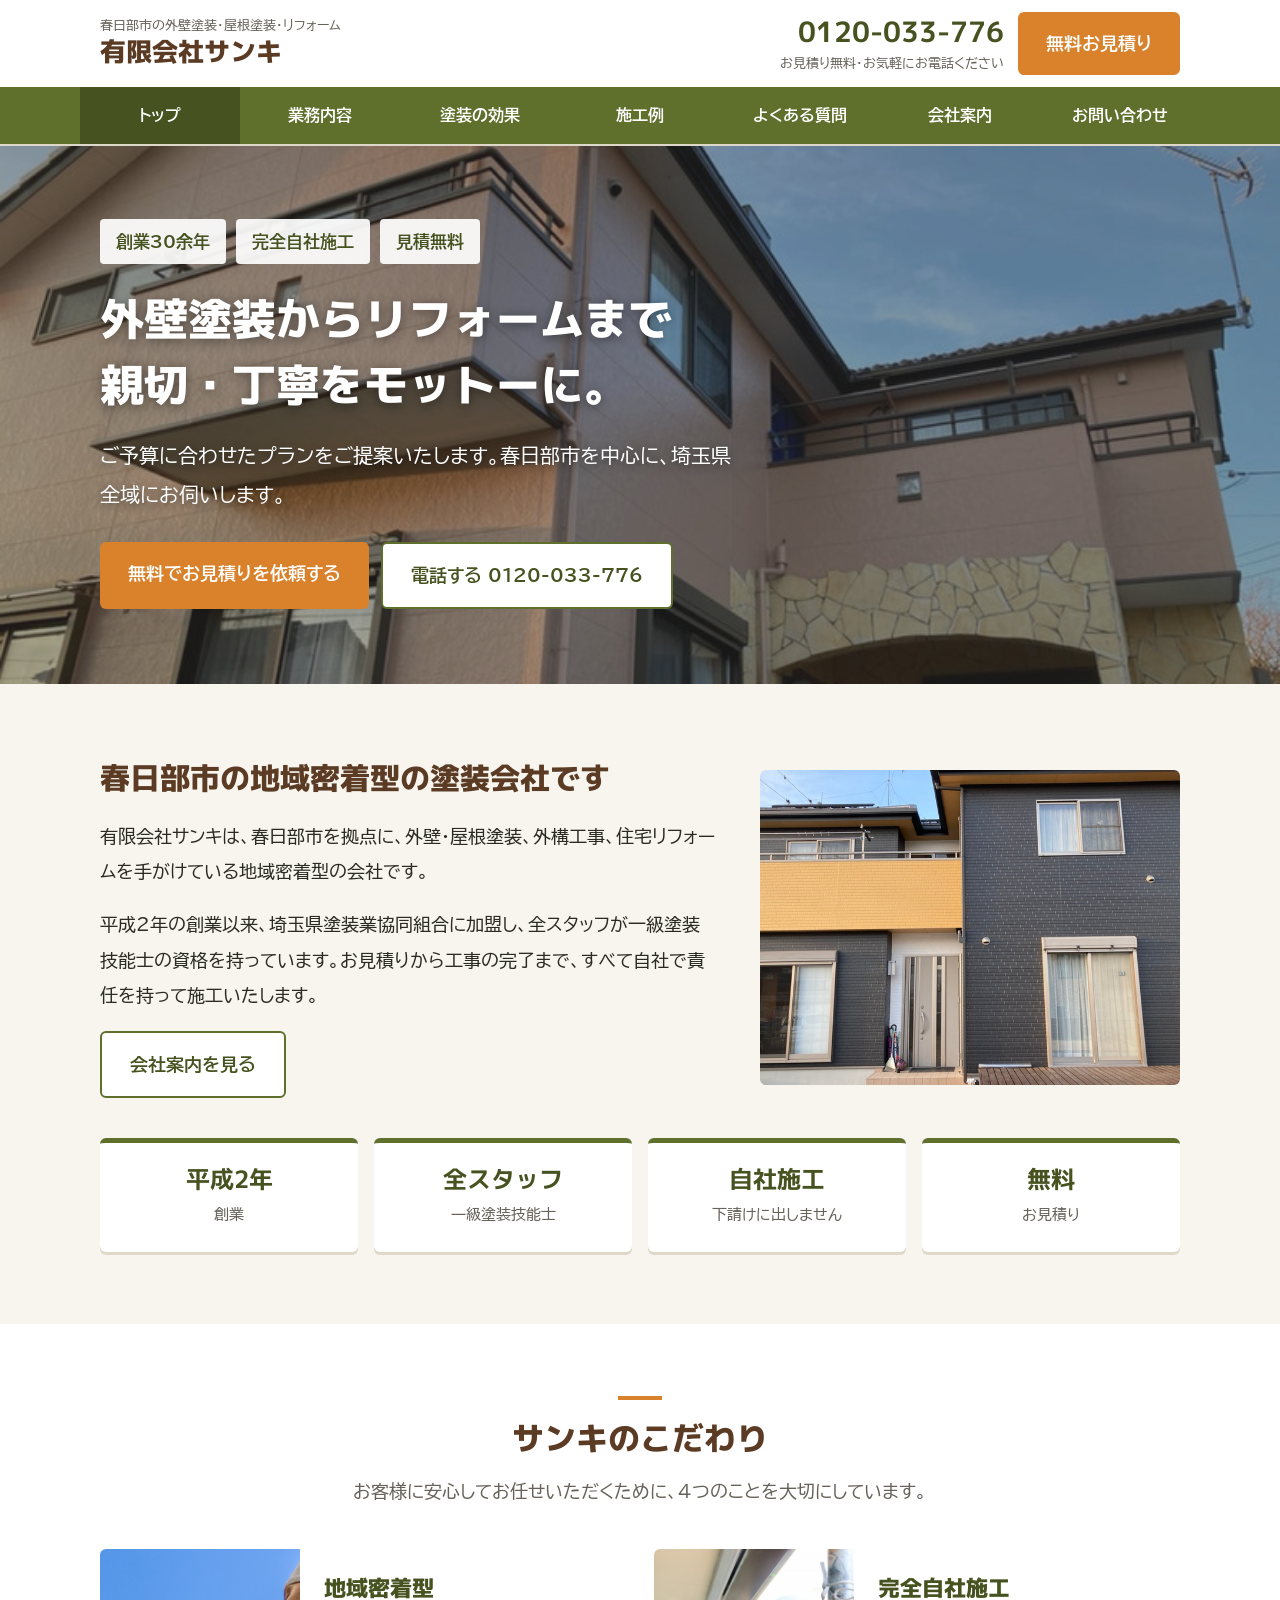
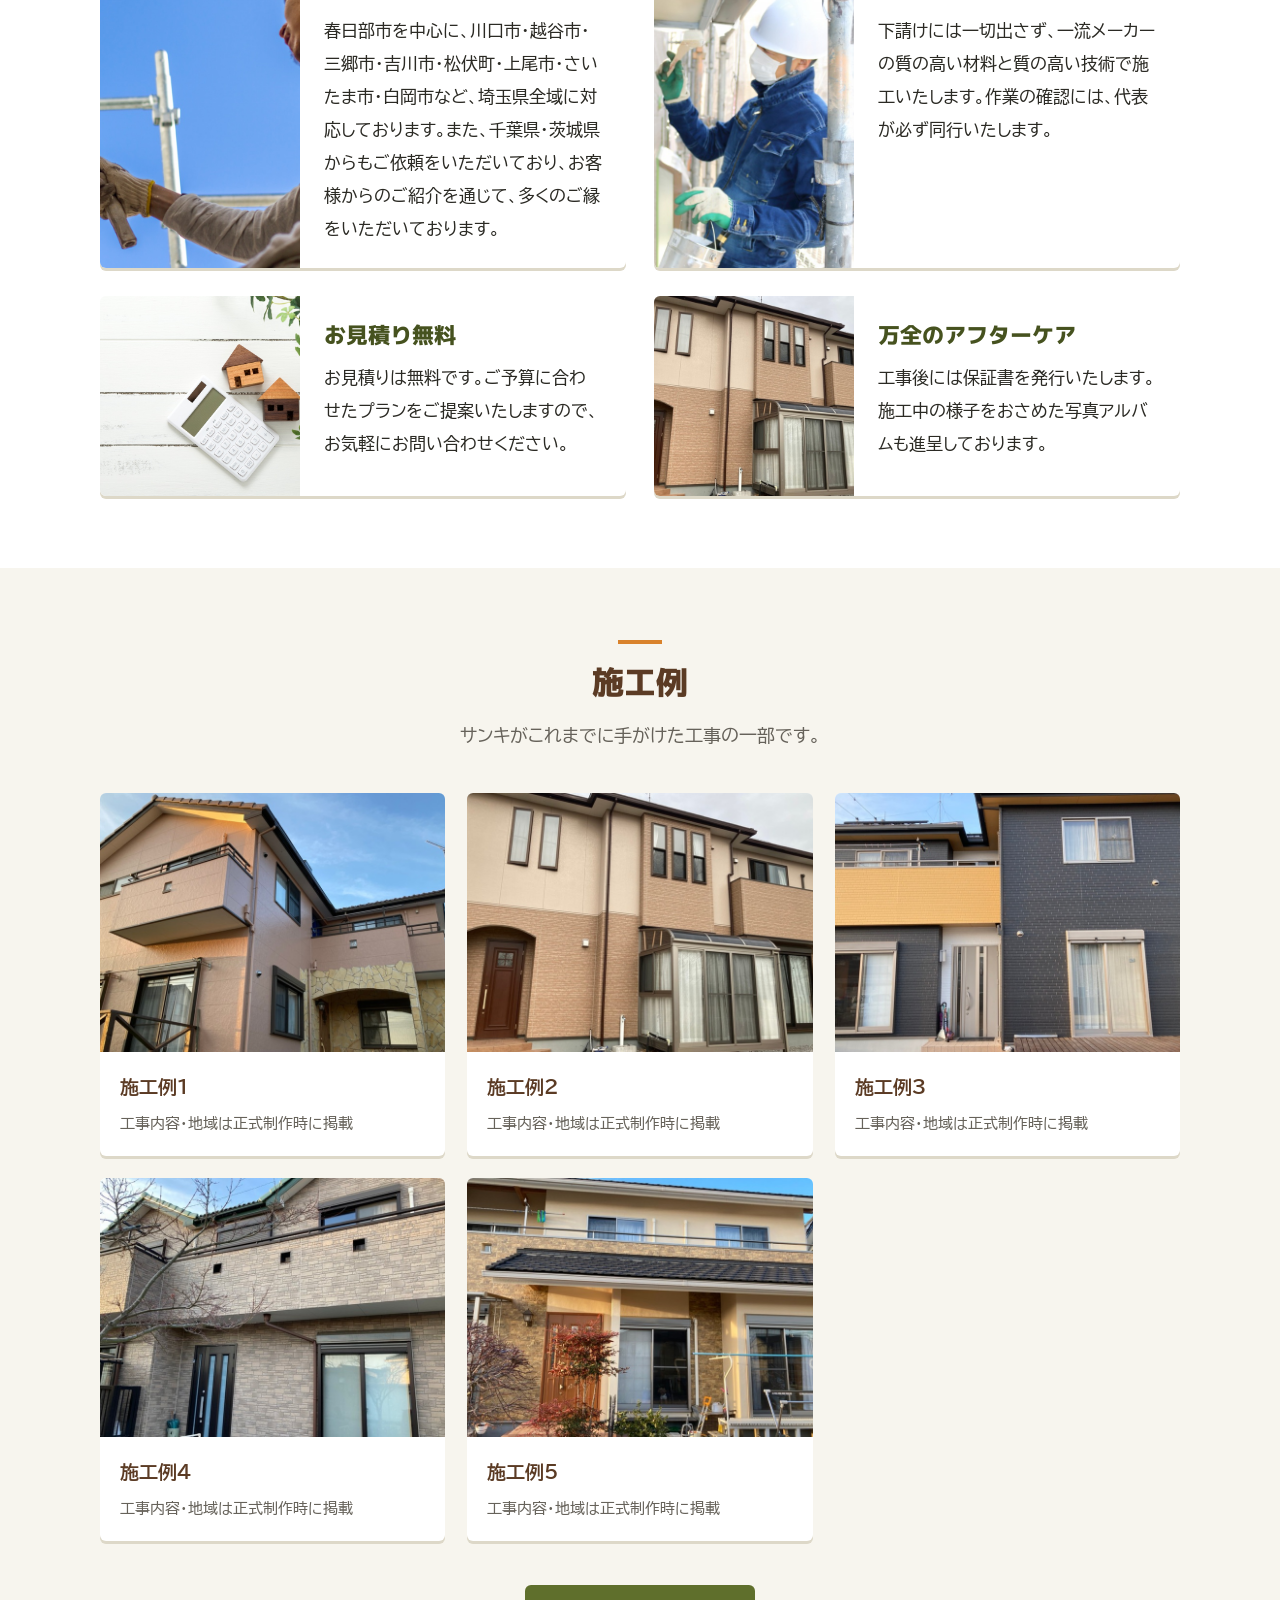
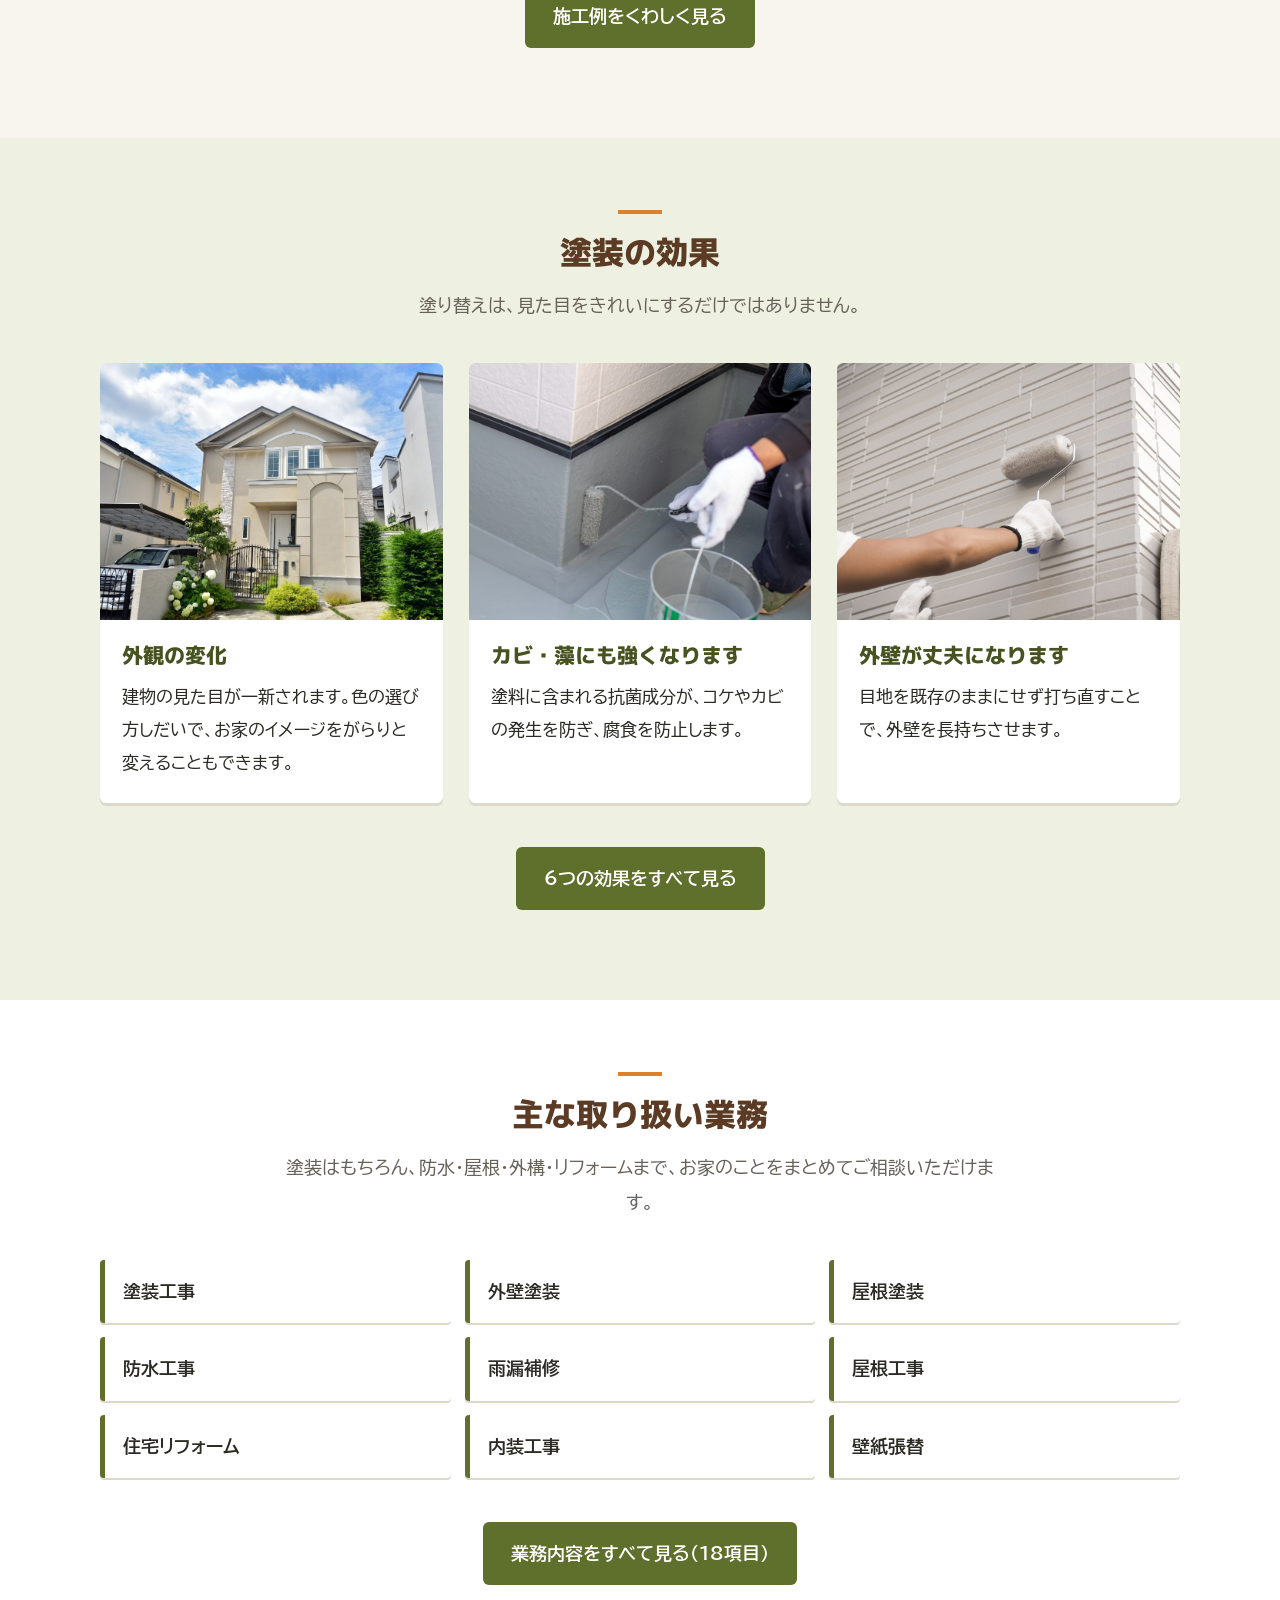
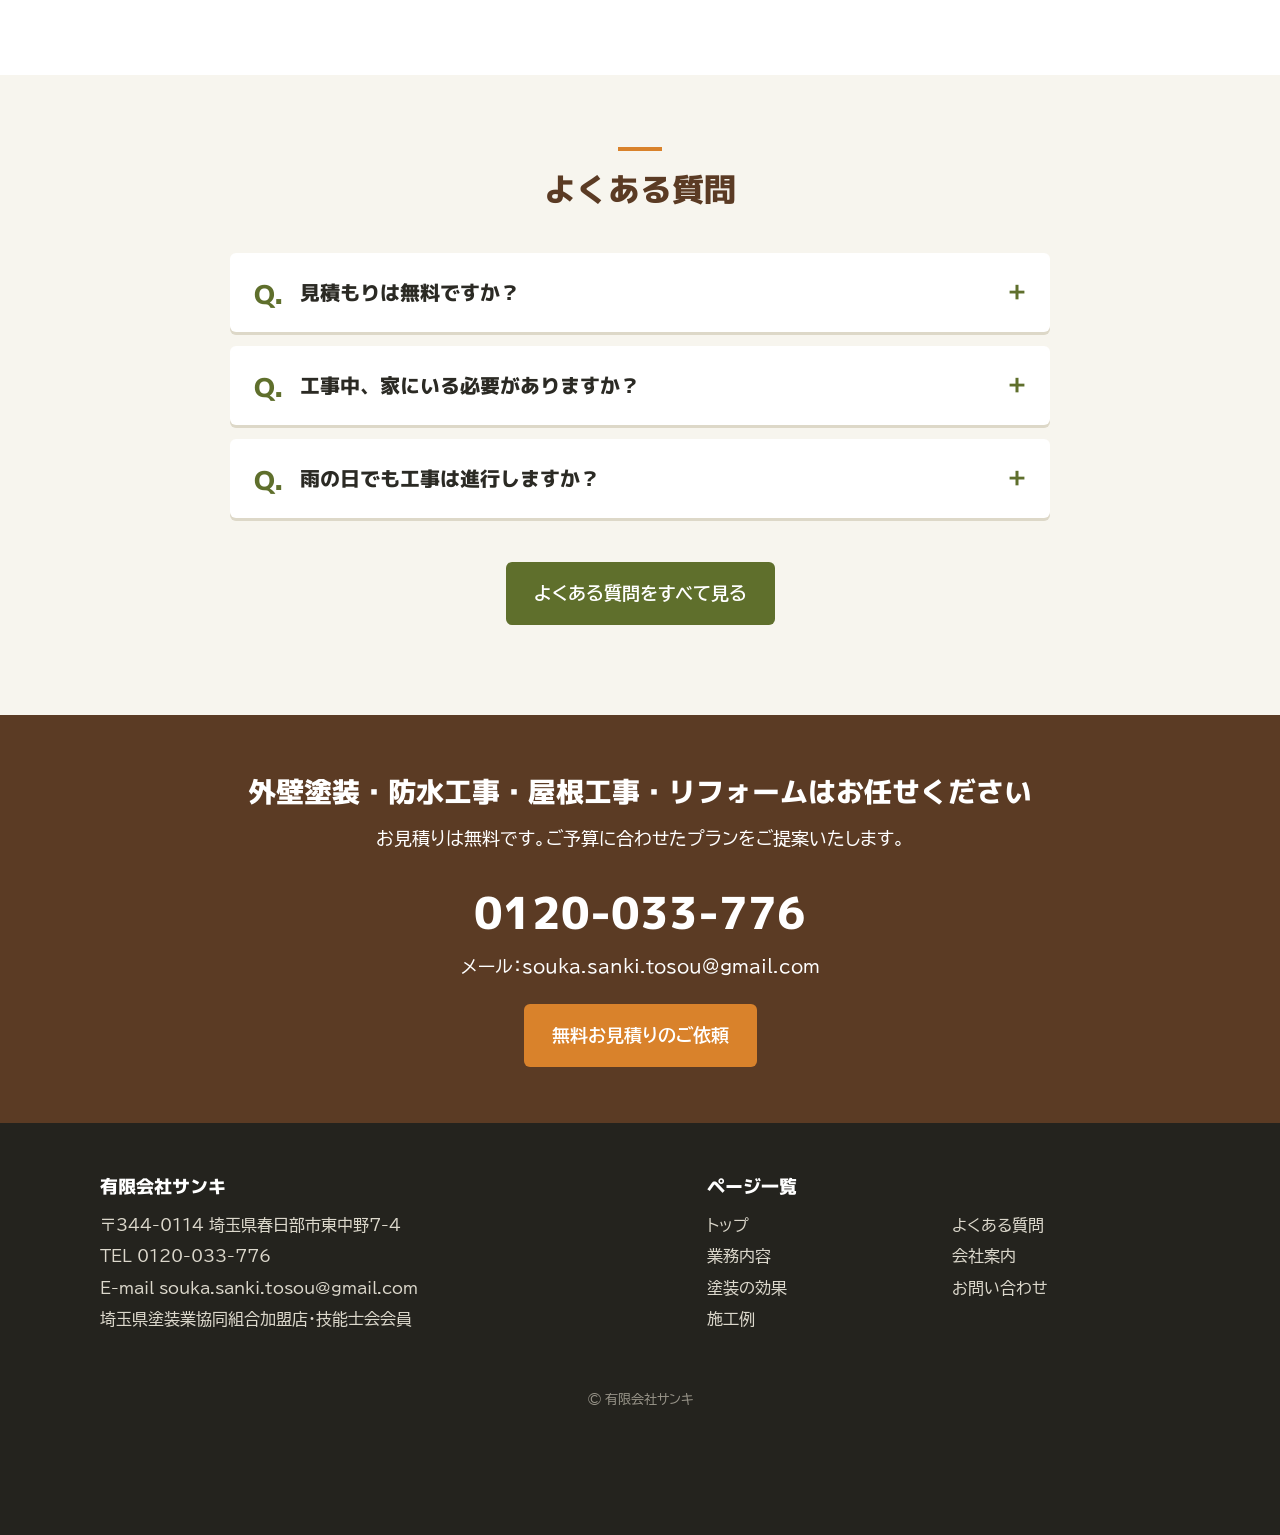
<file: index.html>
<!doctype html>
<html lang="ja">
<head>
<meta charset="utf-8">
<meta name="viewport" content="width=device-width,initial-scale=1">
<title>有限会社サンキ｜春日部市の外壁塗装・屋根塗装・リフォーム</title>
<meta name="description" content="春日部市の外壁塗装・屋根塗装なら有限会社サンキへ。平成2年創業、全スタッフが一級塗装技能士の完全自社施工。お見積りは無料です。">
<meta name="robots" content="noindex,nofollow">
<link rel="preconnect" href="https://fonts.googleapis.com">
<link rel="preconnect" href="https://fonts.gstatic.com" crossorigin>
<link href="https://fonts.googleapis.com/css2?family=BIZ+UDPGothic:wght@400;700&family=M+PLUS+1p:wght@700;800&display=swap" rel="stylesheet">
<link rel="stylesheet" href="style.css">
<script type="application/ld+json">{"@context": "https://schema.org", "@type": "HousePainter", "name": "有限会社サンキ", "description": "春日部市の地域密着型の塗装会社。平成2年創業、埼玉県塗装業協同組合加盟。全スタッフが一級塗装技能士の完全自社施工で、外壁・屋根塗装、防水工事、外構工事、住宅リフォームを手がけています。", "foundingDate": "1990", "telephone": "+81-120-033-776", "email": "souka.sanki.tosou@gmail.com", "founder": {"@type": "Person", "name": "三浦 忠士"}, "address": {"@type": "PostalAddress", "postalCode": "344-0114", "addressRegion": "埼玉県", "addressLocality": "春日部市", "streetAddress": "東中野7-4", "addressCountry": "JP"}, "areaServed": ["埼玉県春日部市", "埼玉県川口市", "埼玉県越谷市", "埼玉県三郷市", "埼玉県吉川市", "埼玉県松伏町", "埼玉県上尾市", "埼玉県さいたま市", "埼玉県白岡市", "埼玉県", "千葉県", "茨城県"], "memberOf": "埼玉県塗装業協同組合", "hasCredential": ["一級塗装技能士", "足場作業主任者"]}</script>
</head>
<body>
<header>
  <div class="hd">
    <a class="logo" href="index.html"><small>春日部市の外壁塗装・屋根塗装・リフォーム</small><strong>有限会社サンキ</strong></a>
    <div class="hd-r">
      <a class="hd-tel" href="tel:0120033776"><b>0120-033-776</b><span>お見積り無料・お気軽にお電話ください</span></a>
      <a class="btn btn-main" href="contact.html">無料お見積り</a>
      <button class="menu-btn" type="button">メニュー</button>
    </div>
  </div>
  <nav class="gnav"><ul><li><a href="index.html" class="on">トップ</a></li><li><a href="service.html">業務内容</a></li><li><a href="effect.html">塗装の効果</a></li><li><a href="works.html">施工例</a></li><li><a href="faq.html">よくある質問</a></li><li><a href="company.html">会社案内</a></li><li><a href="contact.html">お問い合わせ</a></li></ul></nav>
</header>
<main>
<section class="hero"><img src="img/e1.jpg" alt="有限会社サンキの外壁塗装" loading="lazy" onerror="if(!this.dataset.t){this.dataset.t=1;this.src='https://tosou-sanki.com/img/e1.jpg'}">
  <div class="in">
    <div class="tags"><span>創業30余年</span><span>完全自社施工</span><span>見積無料</span></div>
    <h1>外壁塗装からリフォームまで<br>親切・丁寧をモットーに。</h1>
    <p>ご予算に合わせたプランをご提案いたします。春日部市を中心に、埼玉県全域にお伺いします。</p>
    <div class="cta-row"><a class="btn btn-main" href="contact.html">無料でお見積りを依頼する</a><a class="btn btn-line" href="tel:0120033776">電話する 0120-033-776</a></div>
  </div>
</section>

<section class="sec"><div class="wrap">
  <div class="greet">
    <div>
      <h2>春日部市の地域密着型の塗装会社です</h2>
      <p>有限会社サンキは、春日部市を拠点に、外壁・屋根塗装、外構工事、住宅リフォームを手がけている地域密着型の会社です。</p>
      <p>平成2年の創業以来、埼玉県塗装業協同組合に加盟し、全スタッフが一級塗装技能士の資格を持っています。お見積りから工事の完了まで、すべて自社で責任を持って施工いたします。</p>
      <a class="btn btn-line" href="company.html">会社案内を見る</a>
    </div>
    <div><img src="img/e3.jpg" alt="有限会社サンキの施工" loading="lazy" onerror="if(!this.dataset.t){this.dataset.t=1;this.src='https://tosou-sanki.com/img/e3.jpg'}"></div>
  </div>
  <div class="nums">
    <div class="num"><b>平成2年</b><span>創業</span></div>
    <div class="num"><b>全スタッフ</b><span>一級塗装技能士</span></div>
    <div class="num"><b>自社施工</b><span>下請けに出しません</span></div>
    <div class="num"><b>無料</b><span>お見積り</span></div>
  </div>
</div></section>

<section class="sec alt"><div class="wrap">
  <div class="sh"><h2>サンキのこだわり</h2><p>お客様に安心してお任せいただくために、4つのことを大切にしています。</p></div>
  <div class="pt"><div class="item"><img src="img/pa1.jpg" alt="地域密着型" loading="lazy" onerror="if(!this.dataset.t){this.dataset.t=1;this.src='https://tosou-sanki.com/img/pa1.jpg'}"><div><h3>地域密着型</h3><p>春日部市を中心に、川口市・越谷市・三郷市・吉川市・松伏町・上尾市・さいたま市・白岡市など、埼玉県全域に対応しております。また、千葉県・茨城県からもご依頼をいただいており、お客様からのご紹介を通じて、多くのご縁をいただいております。</p></div></div><div class="item"><img src="img/pa2.jpg" alt="完全自社施工" loading="lazy" onerror="if(!this.dataset.t){this.dataset.t=1;this.src='https://tosou-sanki.com/img/pa2.jpg'}"><div><h3>完全自社施工</h3><p>下請けには一切出さず、一流メーカーの質の高い材料と質の高い技術で施工いたします。作業の確認には、代表が必ず同行いたします。</p></div></div><div class="item"><img src="img/pa3.jpg" alt="お見積り無料" loading="lazy" onerror="if(!this.dataset.t){this.dataset.t=1;this.src='https://tosou-sanki.com/img/pa3.jpg'}"><div><h3>お見積り無料</h3><p>お見積りは無料です。ご予算に合わせたプランをご提案いたしますので、お気軽にお問い合わせください。</p></div></div><div class="item"><img src="img/e2.jpg" alt="万全のアフターケア" loading="lazy" onerror="if(!this.dataset.t){this.dataset.t=1;this.src='https://tosou-sanki.com/img/e2.jpg'}"><div><h3>万全のアフターケア</h3><p>工事後には保証書を発行いたします。施工中の様子をおさめた写真アルバムも進呈しております。</p></div></div></div>
</div></section>

<section class="sec"><div class="wrap">
  <div class="sh"><h2>施工例</h2><p>サンキがこれまでに手がけた工事の一部です。</p></div>
  <div class="works"><div class="work"><img src="img/e1.jpg" alt="有限会社サンキ 施工例1" loading="lazy" onerror="if(!this.dataset.t){this.dataset.t=1;this.src='https://tosou-sanki.com/img/e1.jpg'}"><div class="cap"><b>施工例1</b><span>工事内容・地域は正式制作時に掲載</span></div></div><div class="work"><img src="img/e2.jpg" alt="有限会社サンキ 施工例2" loading="lazy" onerror="if(!this.dataset.t){this.dataset.t=1;this.src='https://tosou-sanki.com/img/e2.jpg'}"><div class="cap"><b>施工例2</b><span>工事内容・地域は正式制作時に掲載</span></div></div><div class="work"><img src="img/e3.jpg" alt="有限会社サンキ 施工例3" loading="lazy" onerror="if(!this.dataset.t){this.dataset.t=1;this.src='https://tosou-sanki.com/img/e3.jpg'}"><div class="cap"><b>施工例3</b><span>工事内容・地域は正式制作時に掲載</span></div></div><div class="work"><img src="img/e4.jpg" alt="有限会社サンキ 施工例4" loading="lazy" onerror="if(!this.dataset.t){this.dataset.t=1;this.src='https://tosou-sanki.com/img/e4.jpg'}"><div class="cap"><b>施工例4</b><span>工事内容・地域は正式制作時に掲載</span></div></div><div class="work"><img src="img/e5.jpg" alt="有限会社サンキ 施工例5" loading="lazy" onerror="if(!this.dataset.t){this.dataset.t=1;this.src='https://tosou-sanki.com/img/e5.jpg'}"><div class="cap"><b>施工例5</b><span>工事内容・地域は正式制作時に掲載</span></div></div></div>
  <p class="center mt"><a class="btn btn-ol" href="works.html">施工例をくわしく見る</a></p>
</div></section>

<section class="sec ol"><div class="wrap">
  <div class="sh"><h2>塗装の効果</h2><p>塗り替えは、見た目をきれいにするだけではありません。</p></div>
  <div class="eff"><div class="c"><img src="img/p1a.jpg" alt="外観の変化" loading="lazy" onerror="if(!this.dataset.t){this.dataset.t=1;this.src='https://tosou-sanki.com/img/p1a.jpg'}"><div><h3>外観の変化</h3><p>建物の見た目が一新されます。色の選び方しだいで、お家のイメージをがらりと変えることもできます。</p></div></div><div class="c"><img src="img/p3.jpg" alt="カビ・藻にも強くなります" loading="lazy" onerror="if(!this.dataset.t){this.dataset.t=1;this.src='https://tosou-sanki.com/img/p3.jpg'}"><div><h3>カビ・藻にも強くなります</h3><p>塗料に含まれる抗菌成分が、コケやカビの発生を防ぎ、腐食を防止します。</p></div></div><div class="c"><img src="img/p4.jpg" alt="外壁が丈夫になります" loading="lazy" onerror="if(!this.dataset.t){this.dataset.t=1;this.src='https://tosou-sanki.com/img/p4.jpg'}"><div><h3>外壁が丈夫になります</h3><p>目地を既存のままにせず打ち直すことで、外壁を長持ちさせます。</p></div></div></div>
  <p class="center mt"><a class="btn btn-ol" href="effect.html">6つの効果をすべて見る</a></p>
</div></section>

<section class="sec alt"><div class="wrap">
  <div class="sh"><h2>主な取り扱い業務</h2><p>塗装はもちろん、防水・屋根・外構・リフォームまで、お家のことをまとめてご相談いただけます。</p></div>
  <ul class="svc" style="padding:0;margin:0"><li>塗装工事</li><li>外壁塗装</li><li>屋根塗装</li><li>防水工事</li><li>雨漏補修</li><li>屋根工事</li><li>住宅リフォーム</li><li>内装工事</li><li>壁紙張替</li></ul>
  <p class="center mt"><a class="btn btn-ol" href="service.html">業務内容をすべて見る（18項目）</a></p>
</div></section>

<section class="sec"><div class="wrap narrow">
  <div class="sh"><h2>よくある質問</h2></div>
  <details class="qa"><summary>見積もりは無料ですか？</summary><div class="a"><p>はい、お見積もりは無料です。お気軽にお問い合わせください。</p></div></details><details class="qa"><summary>工事中、家にいる必要がありますか？</summary><div class="a"><p>基本的には在宅の必要はありませんが、事前に工事内容について打ち合わせをさせていただきます。</p></div></details><details class="qa"><summary>雨の日でも工事は進行しますか？</summary><div class="a"><p>雨天時は塗料の乾燥や仕上がりに影響があるため、工事を中止する場合があります。天候に合わせてスケジュールを調整します。</p></div></details>
  <p class="center mt"><a class="btn btn-ol" href="faq.html">よくある質問をすべて見る</a></p>
</div></section>

</main>
<div class="cta"><div class="wrap">
  <h2>外壁塗装・防水工事・屋根工事・リフォームはお任せください</h2>
  <p>お見積りは無料です。ご予算に合わせたプランをご提案いたします。</p>
  <a class="t" href="tel:0120033776">0120-033-776</a>
  <p>メール：souka.sanki.tosou@gmail.com</p>
  <div class="cta-row" style="justify-content:center"><a class="btn btn-main" href="contact.html">無料お見積りのご依頼</a></div>
</div></div>
<footer><div class="wrap">
  <div class="fg">
    <div><h4>有限会社サンキ</h4><p>〒344-0114 埼玉県春日部市東中野7-4<br>TEL 0120-033-776<br>E-mail souka.sanki.tosou@gmail.com<br>埼玉県塗装業協同組合加盟店・技能士会会員</p></div>
    <div><h4>ページ一覧</h4><ul>
      <li><a href="index.html">トップ</a></li><li><a href="service.html">業務内容</a></li><li><a href="effect.html">塗装の効果</a></li>
      <li><a href="works.html">施工例</a></li><li><a href="faq.html">よくある質問</a></li><li><a href="company.html">会社案内</a></li><li><a href="contact.html">お問い合わせ</a></li>
    </ul></div>
  </div>
  <p class="copy">&copy; 有限会社サンキ</p>
</div></footer>
<div class="sp-bar"><a class="a" href="tel:0120033776">電話する</a><a class="b" href="contact.html">無料お見積り</a></div>
<script src="main.js"></script>
<!-- Cloudflare Web Analytics --><script defer src='https://static.cloudflareinsights.com/beacon.min.js' data-cf-beacon='{"token": "66a2b055c38a48da9c19547b0177c091"}'></script><!-- End Cloudflare Web Analytics -->
</body>
</html>
</file>
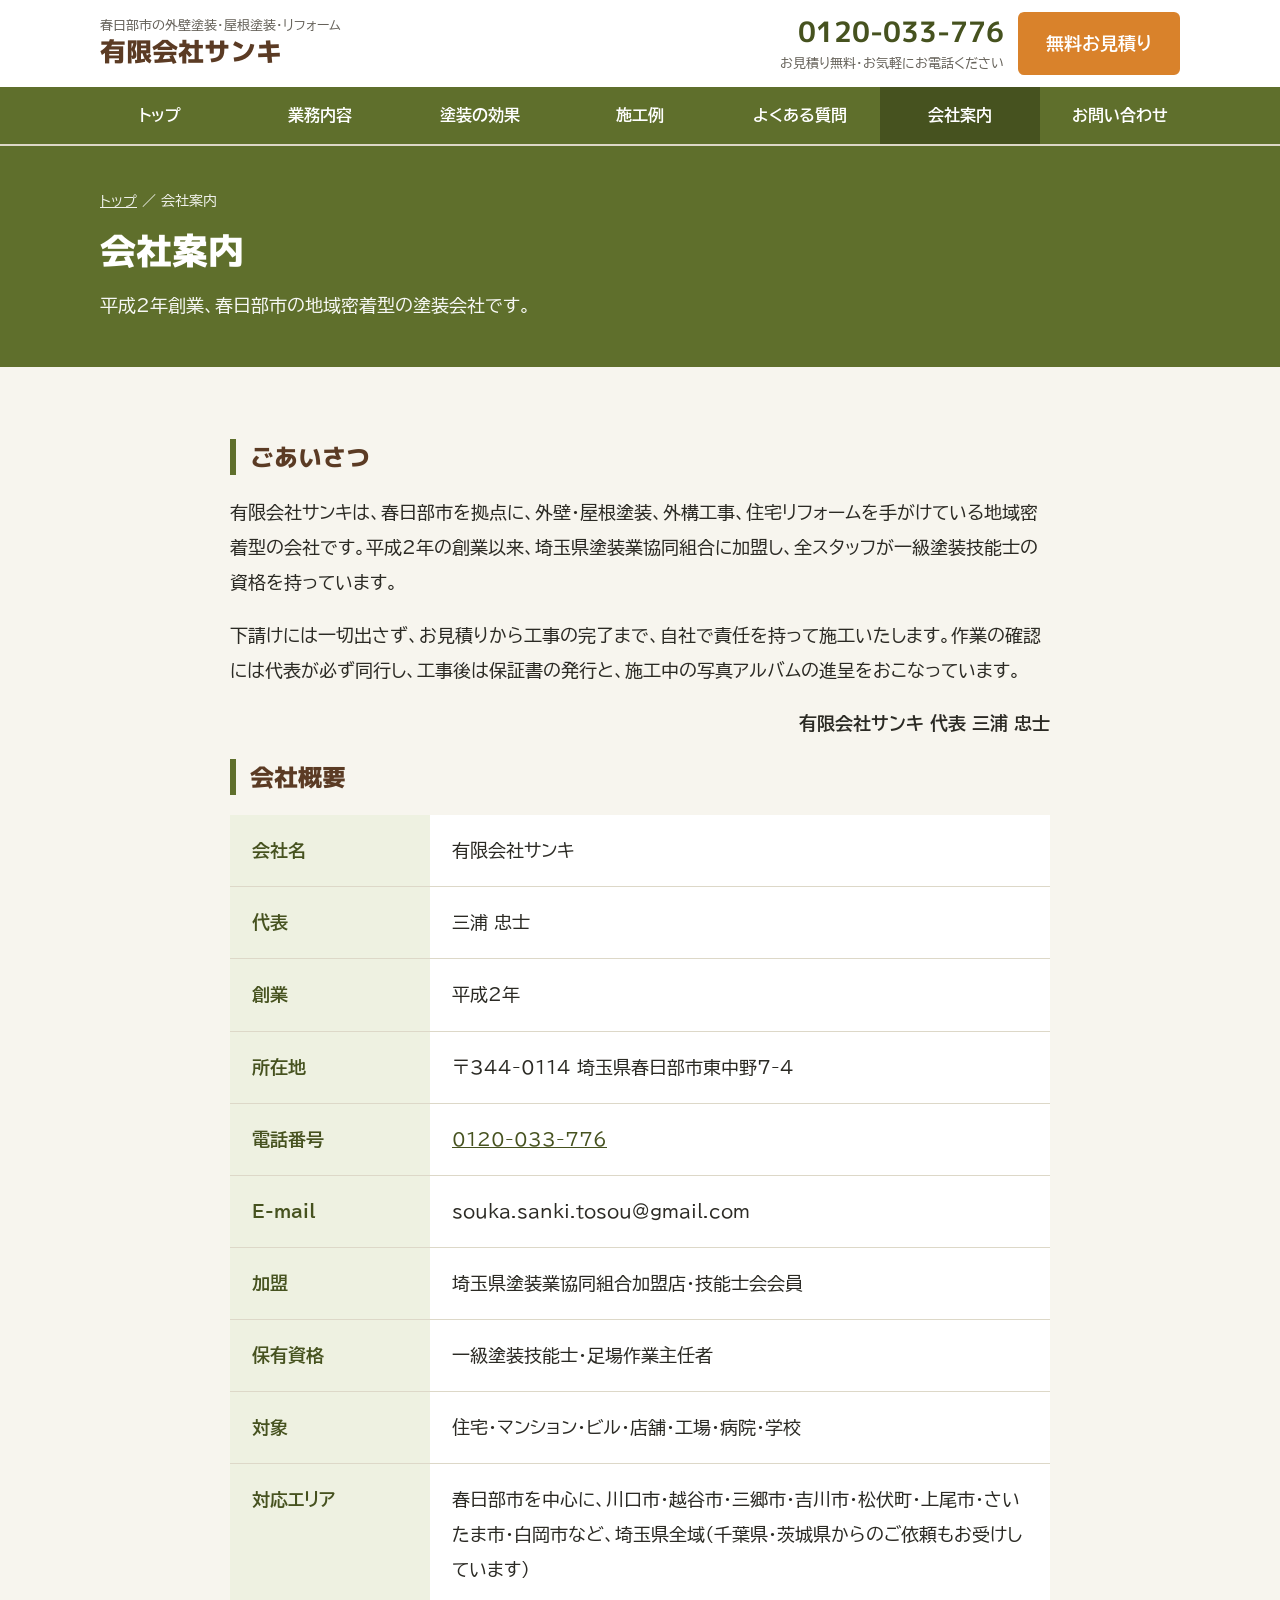
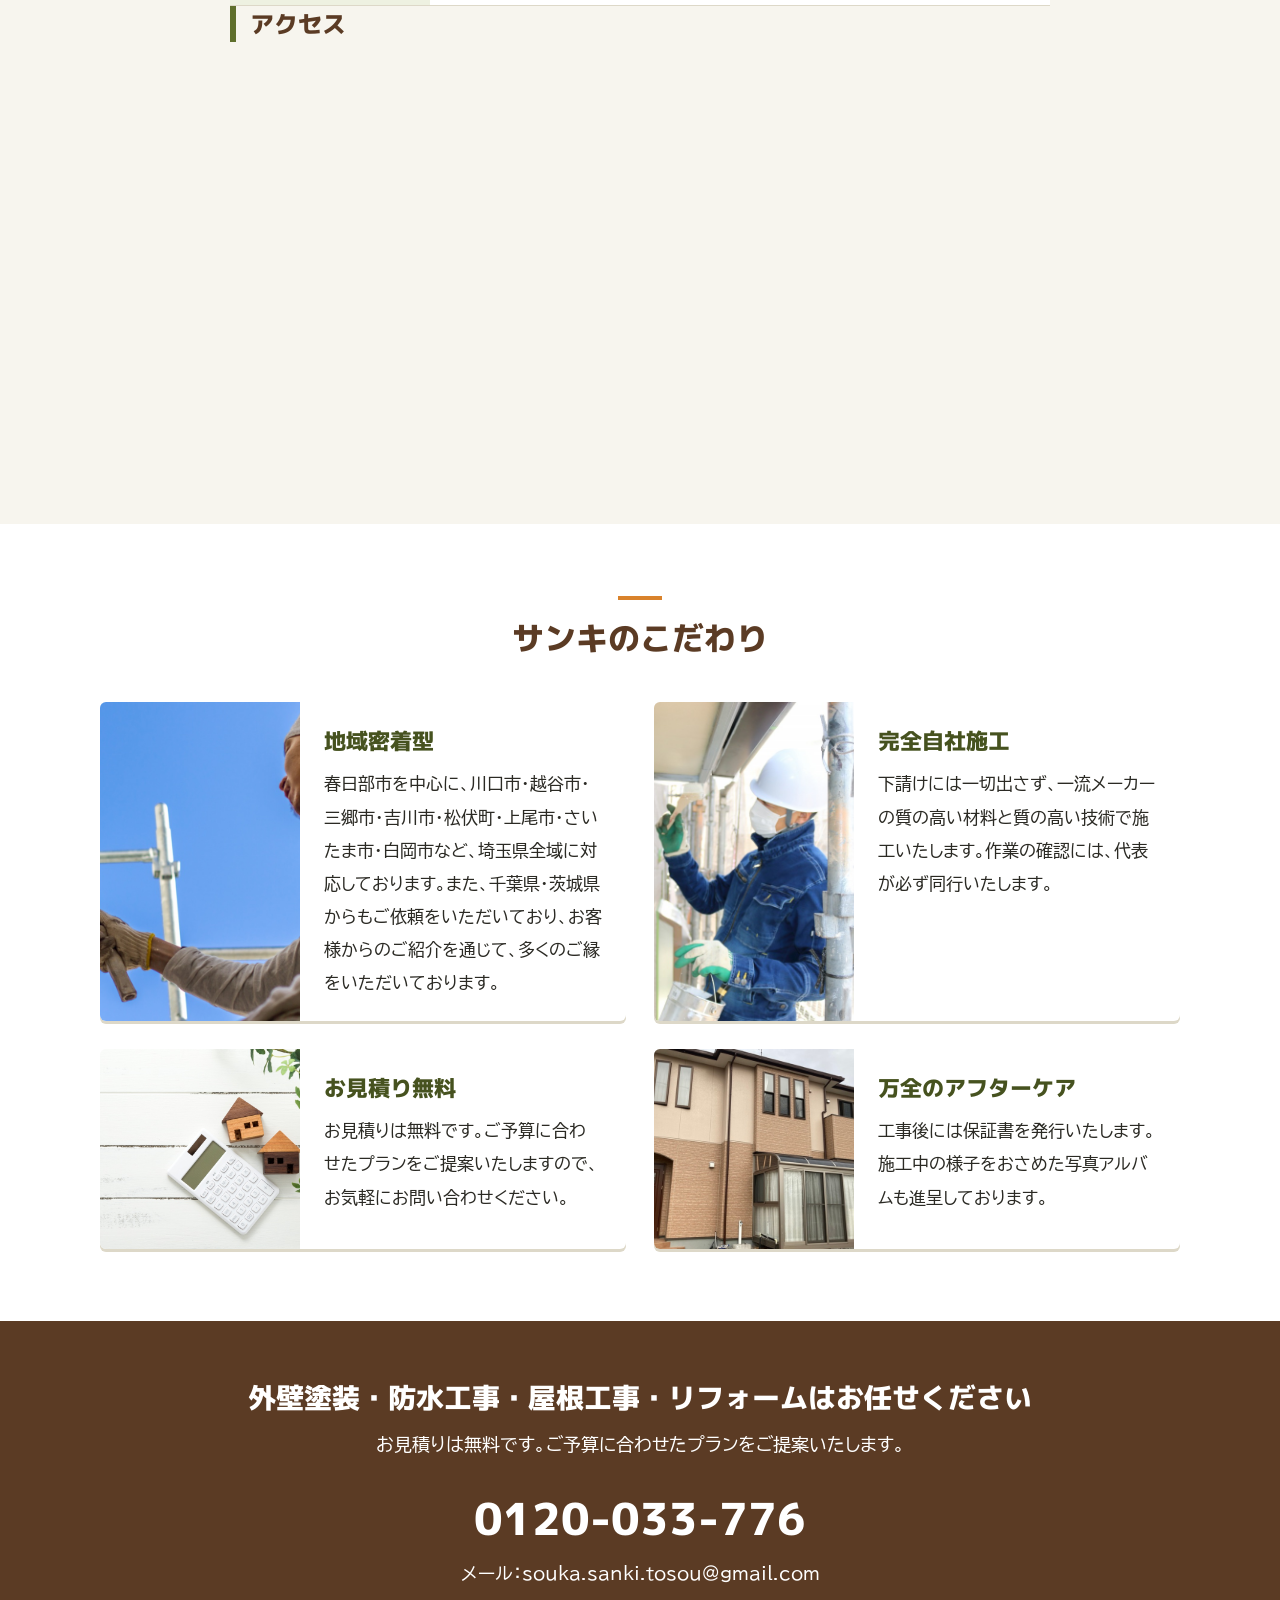
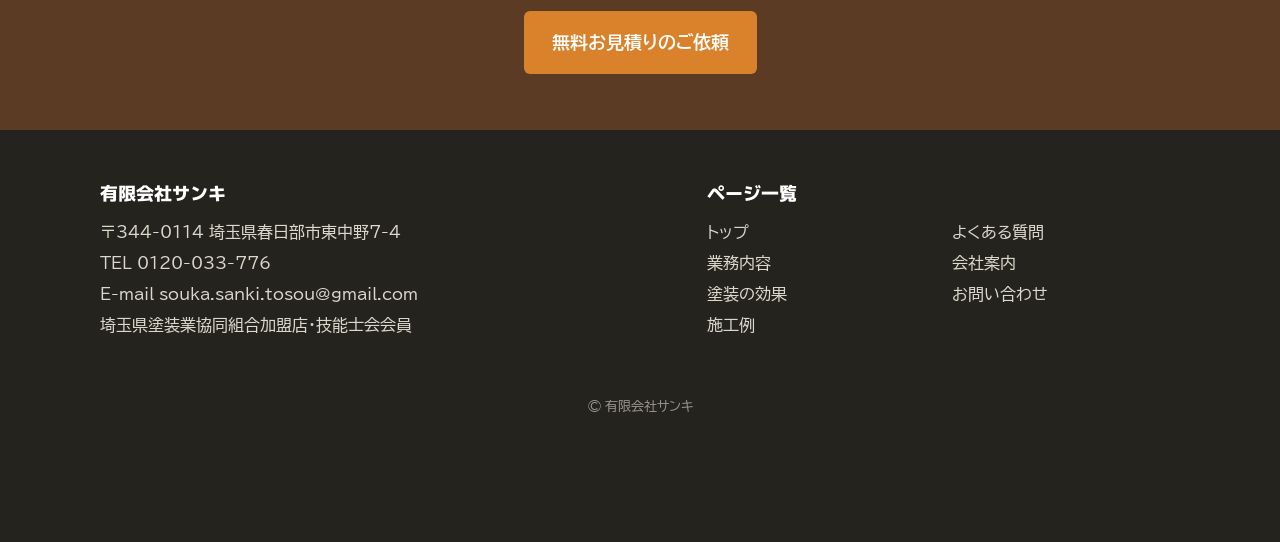
<file: company.html>
<!doctype html>
<html lang="ja">
<head>
<meta charset="utf-8">
<meta name="viewport" content="width=device-width,initial-scale=1">
<title>会社案内｜有限会社サンキ（春日部市の外壁塗装・屋根塗装）</title>
<meta name="description" content="有限会社サンキの会社案内。埼玉県春日部市東中野7-4。平成2年創業、代表 三浦忠士。埼玉県塗装業協同組合加盟店・技能士会会員。">
<meta name="robots" content="noindex,nofollow">
<link rel="preconnect" href="https://fonts.googleapis.com">
<link rel="preconnect" href="https://fonts.gstatic.com" crossorigin>
<link href="https://fonts.googleapis.com/css2?family=BIZ+UDPGothic:wght@400;700&family=M+PLUS+1p:wght@700;800&display=swap" rel="stylesheet">
<link rel="stylesheet" href="style.css">
<script type="application/ld+json">{"@context": "https://schema.org", "@type": "HousePainter", "name": "有限会社サンキ", "description": "春日部市の地域密着型の塗装会社。平成2年創業、埼玉県塗装業協同組合加盟。全スタッフが一級塗装技能士の完全自社施工で、外壁・屋根塗装、防水工事、外構工事、住宅リフォームを手がけています。", "foundingDate": "1990", "telephone": "+81-120-033-776", "email": "souka.sanki.tosou@gmail.com", "founder": {"@type": "Person", "name": "三浦 忠士"}, "address": {"@type": "PostalAddress", "postalCode": "344-0114", "addressRegion": "埼玉県", "addressLocality": "春日部市", "streetAddress": "東中野7-4", "addressCountry": "JP"}, "areaServed": ["埼玉県春日部市", "埼玉県川口市", "埼玉県越谷市", "埼玉県三郷市", "埼玉県吉川市", "埼玉県松伏町", "埼玉県上尾市", "埼玉県さいたま市", "埼玉県白岡市", "埼玉県", "千葉県", "茨城県"], "memberOf": "埼玉県塗装業協同組合", "hasCredential": ["一級塗装技能士", "足場作業主任者"]}</script>
</head>
<body>
<header>
  <div class="hd">
    <a class="logo" href="index.html"><small>春日部市の外壁塗装・屋根塗装・リフォーム</small><strong>有限会社サンキ</strong></a>
    <div class="hd-r">
      <a class="hd-tel" href="tel:0120033776"><b>0120-033-776</b><span>お見積り無料・お気軽にお電話ください</span></a>
      <a class="btn btn-main" href="contact.html">無料お見積り</a>
      <button class="menu-btn" type="button">メニュー</button>
    </div>
  </div>
  <nav class="gnav"><ul><li><a href="index.html">トップ</a></li><li><a href="service.html">業務内容</a></li><li><a href="effect.html">塗装の効果</a></li><li><a href="works.html">施工例</a></li><li><a href="faq.html">よくある質問</a></li><li><a href="company.html" class="on">会社案内</a></li><li><a href="contact.html">お問い合わせ</a></li></ul></nav>
</header>
<main>
<div class="ptitle"><div class="wrap"><div class="crumb"><a href="index.html">トップ</a> ／ 会社案内</div><h1>会社案内</h1><p>平成2年創業、春日部市の地域密着型の塗装会社です。</p></div></div><section class="sec"><div class="wrap narrow">
<h3 class="sub">ごあいさつ</h3>
<p>有限会社サンキは、春日部市を拠点に、外壁・屋根塗装、外構工事、住宅リフォームを手がけている地域密着型の会社です。平成2年の創業以来、埼玉県塗装業協同組合に加盟し、全スタッフが一級塗装技能士の資格を持っています。</p>
<p>下請けには一切出さず、お見積りから工事の完了まで、自社で責任を持って施工いたします。作業の確認には代表が必ず同行し、工事後は保証書の発行と、施工中の写真アルバムの進呈をおこなっています。</p>
<p style="text-align:right;font-weight:700">有限会社サンキ 代表 三浦 忠士</p>
<h3 class="sub mt">会社概要</h3>
<table class="info">
<tr><th>会社名</th><td>有限会社サンキ</td></tr>
<tr><th>代表</th><td>三浦 忠士</td></tr>
<tr><th>創業</th><td>平成2年</td></tr>
<tr><th>所在地</th><td>〒344-0114 埼玉県春日部市東中野7-4</td></tr>
<tr><th>電話番号</th><td><a href="tel:0120033776">0120-033-776</a></td></tr>
<tr><th>E-mail</th><td>souka.sanki.tosou@gmail.com</td></tr>
<tr><th>加盟</th><td>埼玉県塗装業協同組合加盟店・技能士会会員</td></tr>
<tr><th>保有資格</th><td>一級塗装技能士・足場作業主任者</td></tr>
<tr><th>対象</th><td>住宅・マンション・ビル・店舗・工場・病院・学校</td></tr>
<tr><th>対応エリア</th><td>春日部市を中心に、川口市・越谷市・三郷市・吉川市・松伏町・上尾市・さいたま市・白岡市など、埼玉県全域（千葉県・茨城県からのご依頼もお受けしています）</td></tr>
</table>
<h3 class="sub mt">アクセス</h3>
<div class="map"><iframe src="https://www.google.com/maps?q=%E5%9F%BC%E7%8E%89%E7%9C%8C%E6%98%A5%E6%97%A5%E9%83%A8%E5%B8%82%E6%9D%B1%E4%B8%AD%E9%87%8E7-4&output=embed" loading="lazy" title="有限会社サンキの地図"></iframe></div>
</div></section>
<section class="sec alt"><div class="wrap"><div class="sh"><h2>サンキのこだわり</h2></div><div class="pt"><div class="item"><img src="img/pa1.jpg" alt="地域密着型" loading="lazy" onerror="if(!this.dataset.t){this.dataset.t=1;this.src='https://tosou-sanki.com/img/pa1.jpg'}"><div><h3>地域密着型</h3><p>春日部市を中心に、川口市・越谷市・三郷市・吉川市・松伏町・上尾市・さいたま市・白岡市など、埼玉県全域に対応しております。また、千葉県・茨城県からもご依頼をいただいており、お客様からのご紹介を通じて、多くのご縁をいただいております。</p></div></div><div class="item"><img src="img/pa2.jpg" alt="完全自社施工" loading="lazy" onerror="if(!this.dataset.t){this.dataset.t=1;this.src='https://tosou-sanki.com/img/pa2.jpg'}"><div><h3>完全自社施工</h3><p>下請けには一切出さず、一流メーカーの質の高い材料と質の高い技術で施工いたします。作業の確認には、代表が必ず同行いたします。</p></div></div><div class="item"><img src="img/pa3.jpg" alt="お見積り無料" loading="lazy" onerror="if(!this.dataset.t){this.dataset.t=1;this.src='https://tosou-sanki.com/img/pa3.jpg'}"><div><h3>お見積り無料</h3><p>お見積りは無料です。ご予算に合わせたプランをご提案いたしますので、お気軽にお問い合わせください。</p></div></div><div class="item"><img src="img/e2.jpg" alt="万全のアフターケア" loading="lazy" onerror="if(!this.dataset.t){this.dataset.t=1;this.src='https://tosou-sanki.com/img/e2.jpg'}"><div><h3>万全のアフターケア</h3><p>工事後には保証書を発行いたします。施工中の様子をおさめた写真アルバムも進呈しております。</p></div></div></div></div></section>
</main>
<div class="cta"><div class="wrap">
  <h2>外壁塗装・防水工事・屋根工事・リフォームはお任せください</h2>
  <p>お見積りは無料です。ご予算に合わせたプランをご提案いたします。</p>
  <a class="t" href="tel:0120033776">0120-033-776</a>
  <p>メール：souka.sanki.tosou@gmail.com</p>
  <div class="cta-row" style="justify-content:center"><a class="btn btn-main" href="contact.html">無料お見積りのご依頼</a></div>
</div></div>
<footer><div class="wrap">
  <div class="fg">
    <div><h4>有限会社サンキ</h4><p>〒344-0114 埼玉県春日部市東中野7-4<br>TEL 0120-033-776<br>E-mail souka.sanki.tosou@gmail.com<br>埼玉県塗装業協同組合加盟店・技能士会会員</p></div>
    <div><h4>ページ一覧</h4><ul>
      <li><a href="index.html">トップ</a></li><li><a href="service.html">業務内容</a></li><li><a href="effect.html">塗装の効果</a></li>
      <li><a href="works.html">施工例</a></li><li><a href="faq.html">よくある質問</a></li><li><a href="company.html">会社案内</a></li><li><a href="contact.html">お問い合わせ</a></li>
    </ul></div>
  </div>
  <p class="copy">&copy; 有限会社サンキ</p>
</div></footer>
<div class="sp-bar"><a class="a" href="tel:0120033776">電話する</a><a class="b" href="contact.html">無料お見積り</a></div>
<script src="main.js"></script>
<!-- Cloudflare Web Analytics --><script defer src='https://static.cloudflareinsights.com/beacon.min.js' data-cf-beacon='{"token": "66a2b055c38a48da9c19547b0177c091"}'></script><!-- End Cloudflare Web Analytics -->
</body>
</html>
</file>
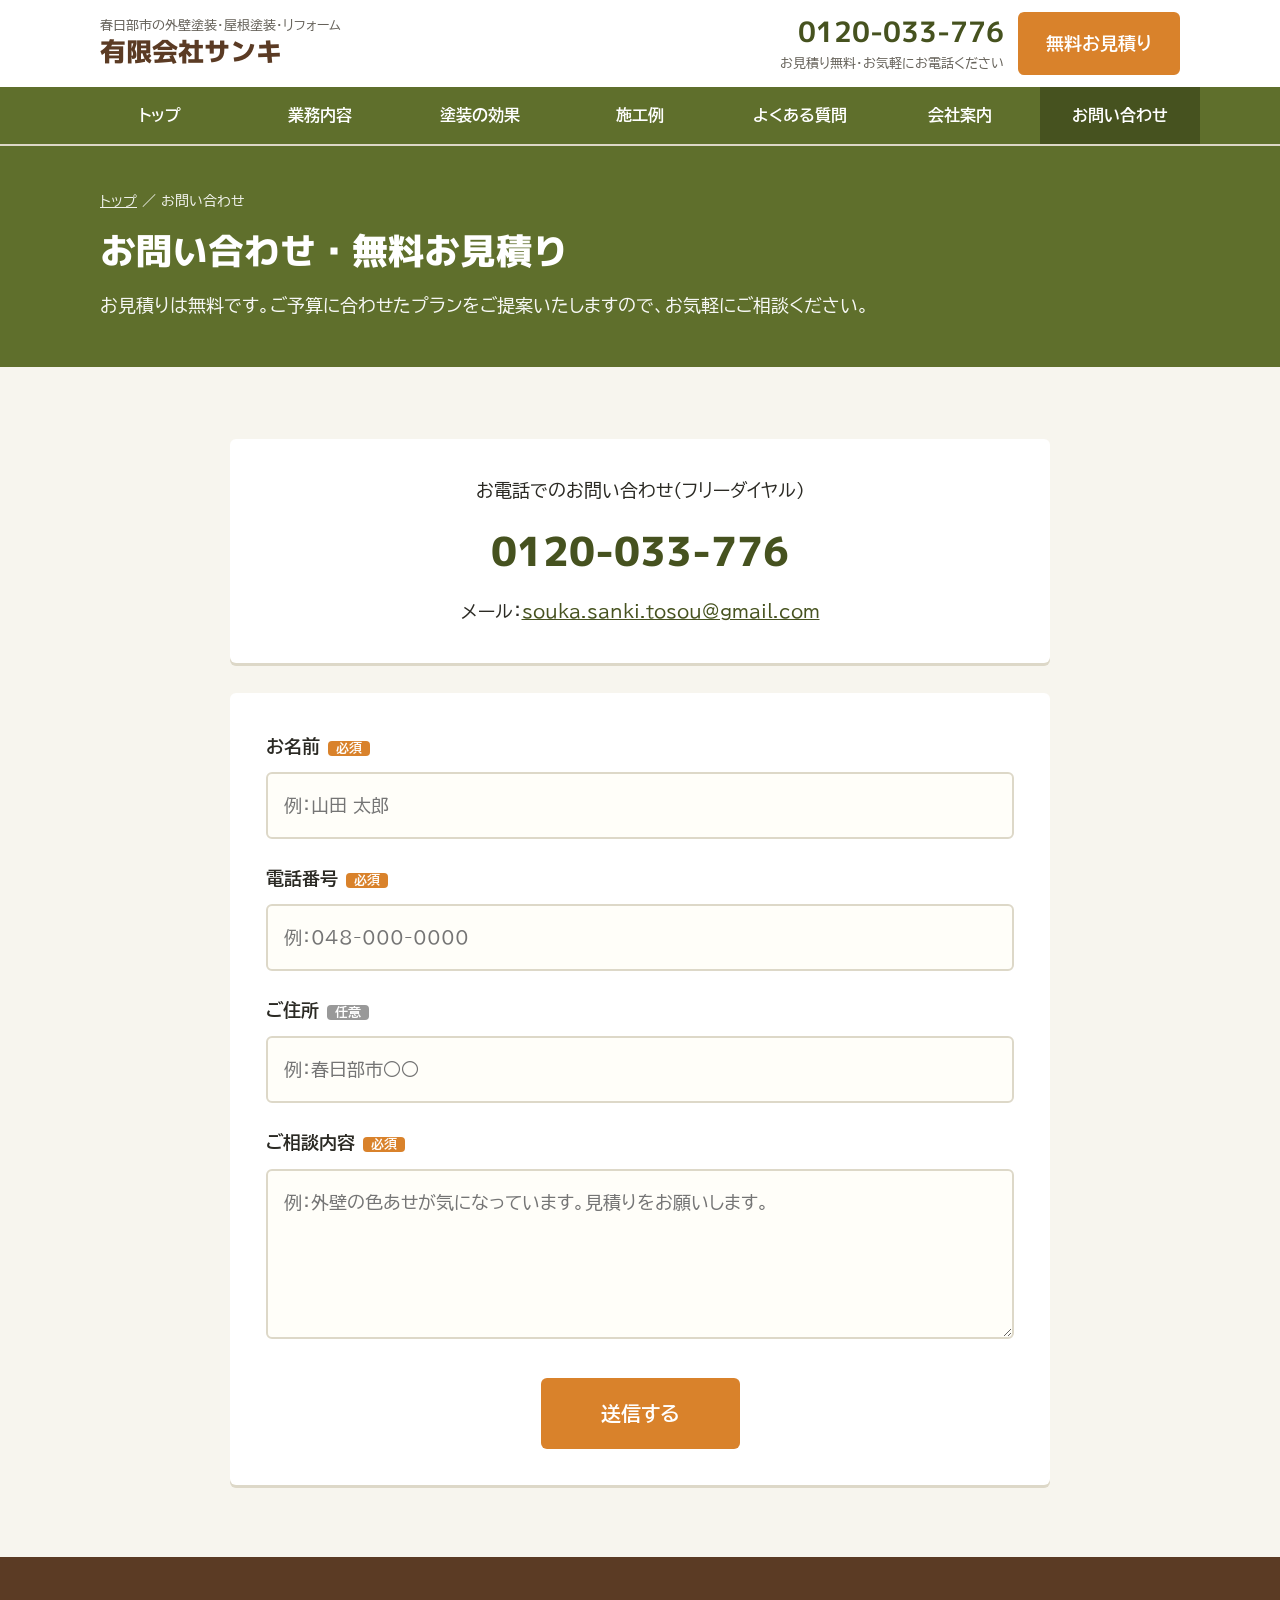
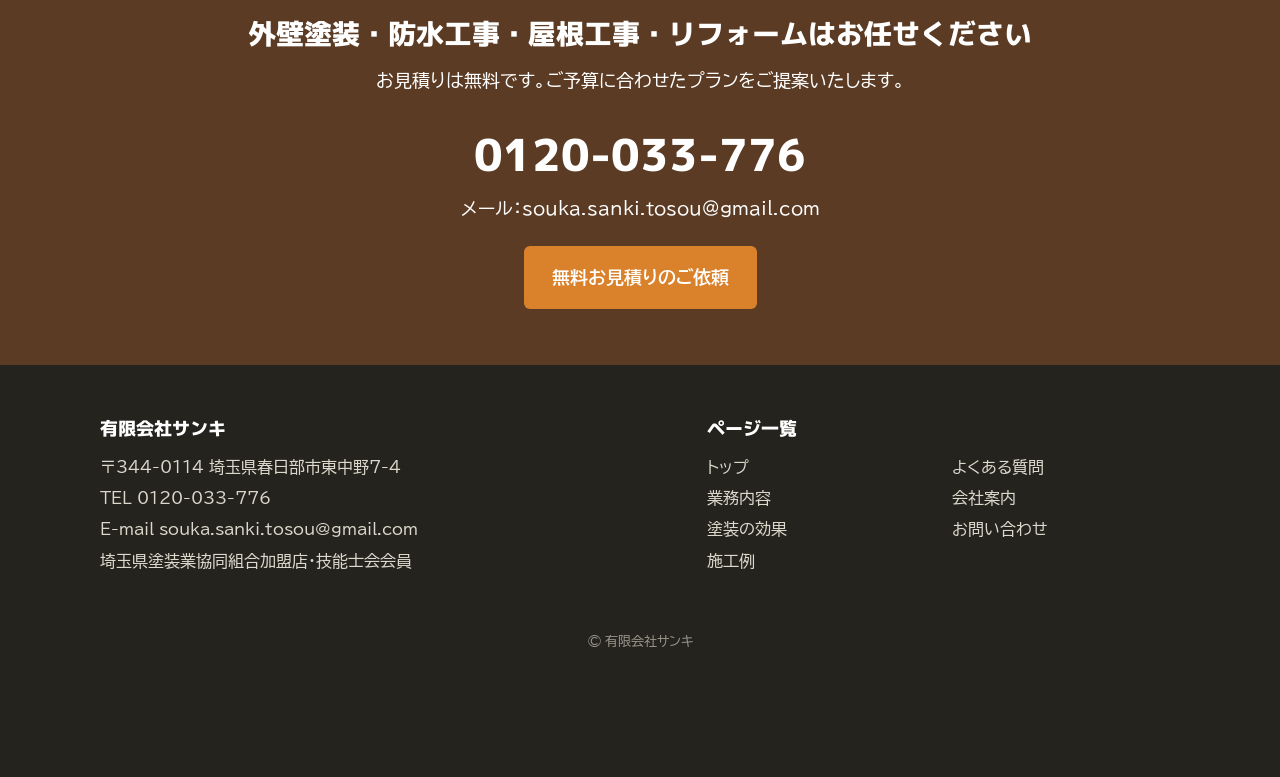
<file: contact.html>
<!doctype html>
<html lang="ja">
<head>
<meta charset="utf-8">
<meta name="viewport" content="width=device-width,initial-scale=1">
<title>お問い合わせ・無料お見積り｜有限会社サンキ（春日部市の外壁塗装・屋根塗装）</title>
<meta name="description" content="有限会社サンキへのお問い合わせ・無料お見積りのご依頼はこちら。お電話（0120-033-776）またはフォームからお気軽にどうぞ。">
<meta name="robots" content="noindex,nofollow">
<link rel="preconnect" href="https://fonts.googleapis.com">
<link rel="preconnect" href="https://fonts.gstatic.com" crossorigin>
<link href="https://fonts.googleapis.com/css2?family=BIZ+UDPGothic:wght@400;700&family=M+PLUS+1p:wght@700;800&display=swap" rel="stylesheet">
<link rel="stylesheet" href="style.css">
<script type="application/ld+json">{"@context": "https://schema.org", "@type": "HousePainter", "name": "有限会社サンキ", "description": "春日部市の地域密着型の塗装会社。平成2年創業、埼玉県塗装業協同組合加盟。全スタッフが一級塗装技能士の完全自社施工で、外壁・屋根塗装、防水工事、外構工事、住宅リフォームを手がけています。", "foundingDate": "1990", "telephone": "+81-120-033-776", "email": "souka.sanki.tosou@gmail.com", "founder": {"@type": "Person", "name": "三浦 忠士"}, "address": {"@type": "PostalAddress", "postalCode": "344-0114", "addressRegion": "埼玉県", "addressLocality": "春日部市", "streetAddress": "東中野7-4", "addressCountry": "JP"}, "areaServed": ["埼玉県春日部市", "埼玉県川口市", "埼玉県越谷市", "埼玉県三郷市", "埼玉県吉川市", "埼玉県松伏町", "埼玉県上尾市", "埼玉県さいたま市", "埼玉県白岡市", "埼玉県", "千葉県", "茨城県"], "memberOf": "埼玉県塗装業協同組合", "hasCredential": ["一級塗装技能士", "足場作業主任者"]}</script>
</head>
<body>
<header>
  <div class="hd">
    <a class="logo" href="index.html"><small>春日部市の外壁塗装・屋根塗装・リフォーム</small><strong>有限会社サンキ</strong></a>
    <div class="hd-r">
      <a class="hd-tel" href="tel:0120033776"><b>0120-033-776</b><span>お見積り無料・お気軽にお電話ください</span></a>
      <a class="btn btn-main" href="contact.html">無料お見積り</a>
      <button class="menu-btn" type="button">メニュー</button>
    </div>
  </div>
  <nav class="gnav"><ul><li><a href="index.html">トップ</a></li><li><a href="service.html">業務内容</a></li><li><a href="effect.html">塗装の効果</a></li><li><a href="works.html">施工例</a></li><li><a href="faq.html">よくある質問</a></li><li><a href="company.html">会社案内</a></li><li><a href="contact.html" class="on">お問い合わせ</a></li></ul></nav>
</header>
<main>
<div class="ptitle"><div class="wrap"><div class="crumb"><a href="index.html">トップ</a> ／ お問い合わせ</div><h1>お問い合わせ・無料お見積り</h1><p>お見積りは無料です。ご予算に合わせたプランをご提案いたしますので、お気軽にご相談ください。</p></div></div><section class="sec"><div class="wrap narrow">
<div class="tel-box"><p>お電話でのお問い合わせ（フリーダイヤル）</p><a class="t" href="tel:0120033776">0120-033-776</a><p>メール：<a href="mailto:souka.sanki.tosou@gmail.com">souka.sanki.tosou@gmail.com</a></p></div>
<form class="form">
<label>お名前<span class="req">必須</span></label><input type="text" required placeholder="例：山田 太郎">
<label>電話番号<span class="req">必須</span></label><input type="tel" required placeholder="例：048-000-0000">
<label>ご住所<span class="opt">任意</span></label><input type="text" placeholder="例：春日部市○○">
<label>ご相談内容<span class="req">必須</span></label><textarea required placeholder="例：外壁の色あせが気になっています。見積りをお願いします。"></textarea>
<button type="submit">送信する</button>
<p class="demo-note">こちらはご提案用のデモページのため、実際には送信されません。</p>
</form></div></section>
</main>
<div class="cta"><div class="wrap">
  <h2>外壁塗装・防水工事・屋根工事・リフォームはお任せください</h2>
  <p>お見積りは無料です。ご予算に合わせたプランをご提案いたします。</p>
  <a class="t" href="tel:0120033776">0120-033-776</a>
  <p>メール：souka.sanki.tosou@gmail.com</p>
  <div class="cta-row" style="justify-content:center"><a class="btn btn-main" href="contact.html">無料お見積りのご依頼</a></div>
</div></div>
<footer><div class="wrap">
  <div class="fg">
    <div><h4>有限会社サンキ</h4><p>〒344-0114 埼玉県春日部市東中野7-4<br>TEL 0120-033-776<br>E-mail souka.sanki.tosou@gmail.com<br>埼玉県塗装業協同組合加盟店・技能士会会員</p></div>
    <div><h4>ページ一覧</h4><ul>
      <li><a href="index.html">トップ</a></li><li><a href="service.html">業務内容</a></li><li><a href="effect.html">塗装の効果</a></li>
      <li><a href="works.html">施工例</a></li><li><a href="faq.html">よくある質問</a></li><li><a href="company.html">会社案内</a></li><li><a href="contact.html">お問い合わせ</a></li>
    </ul></div>
  </div>
  <p class="copy">&copy; 有限会社サンキ</p>
</div></footer>
<div class="sp-bar"><a class="a" href="tel:0120033776">電話する</a><a class="b" href="contact.html">無料お見積り</a></div>
<script src="main.js"></script>
<!-- Cloudflare Web Analytics --><script defer src='https://static.cloudflareinsights.com/beacon.min.js' data-cf-beacon='{"token": "66a2b055c38a48da9c19547b0177c091"}'></script><!-- End Cloudflare Web Analytics -->
</body>
</html>
</file>
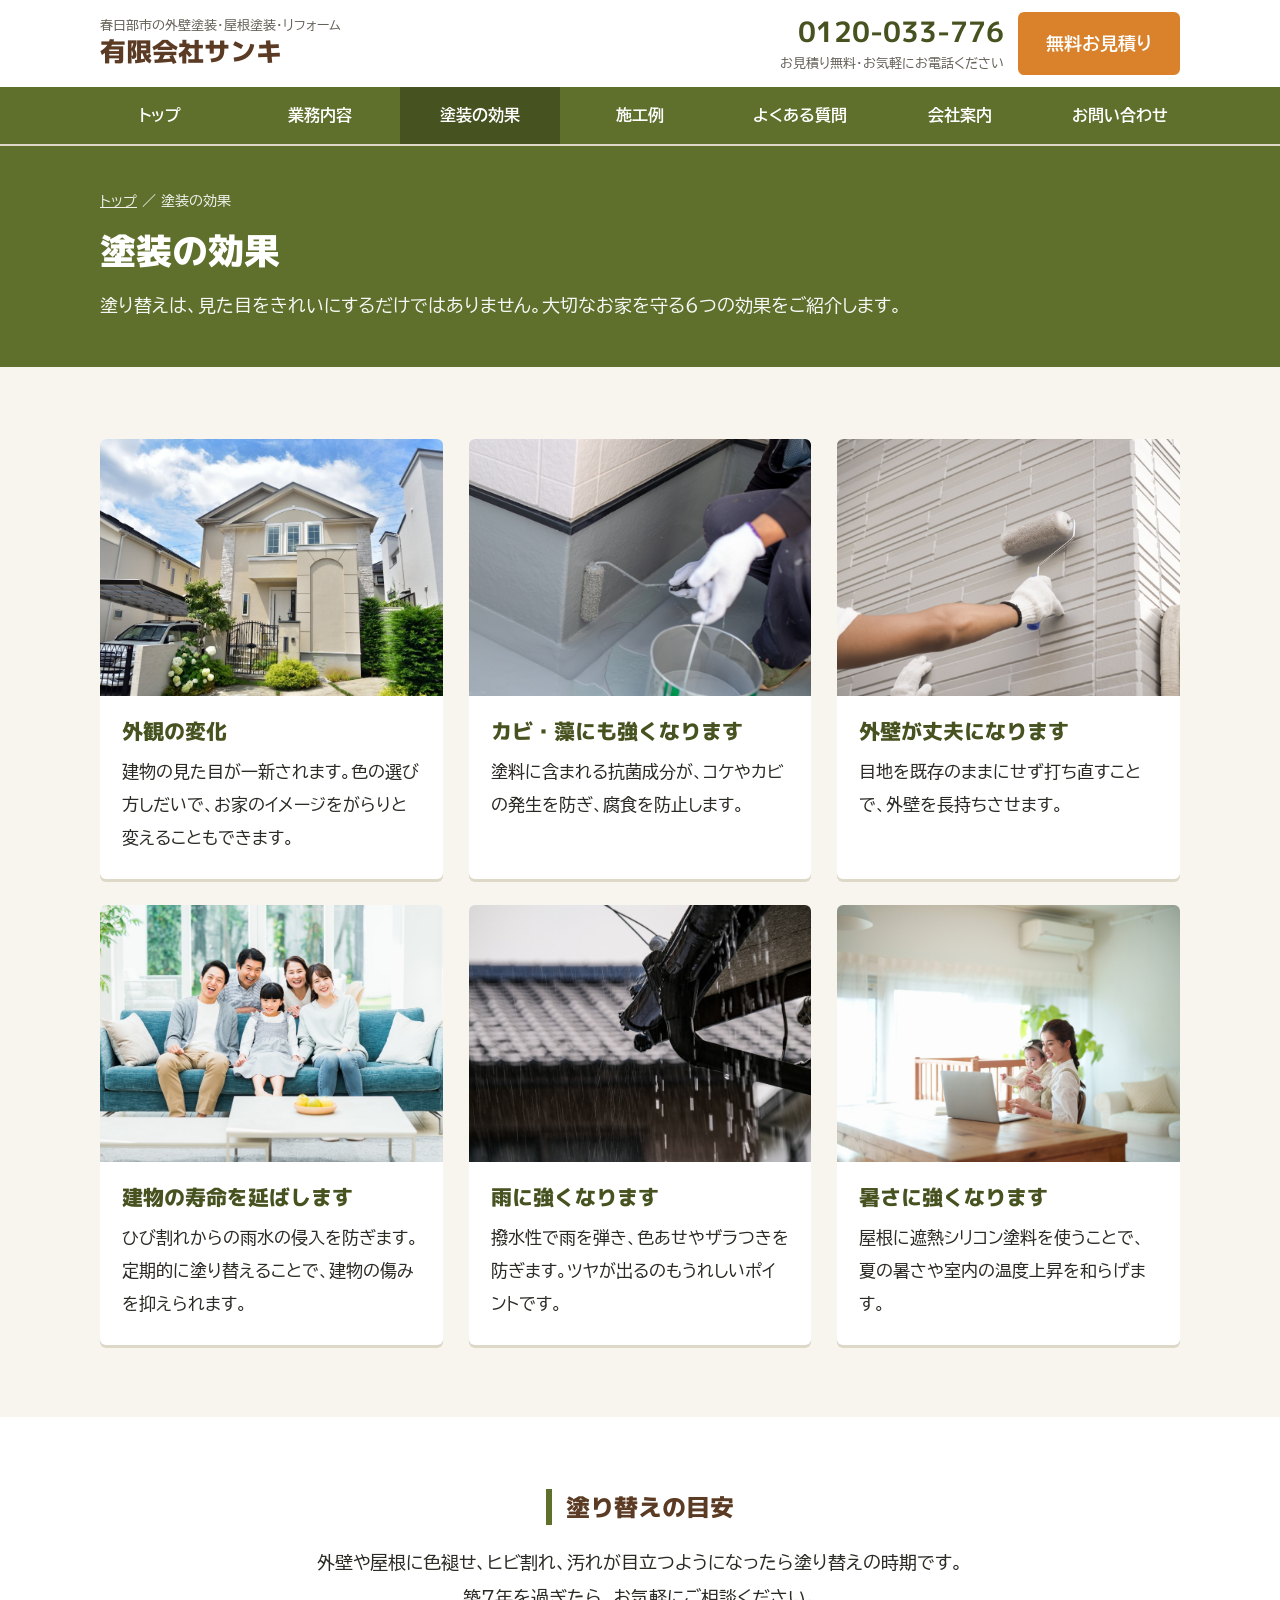
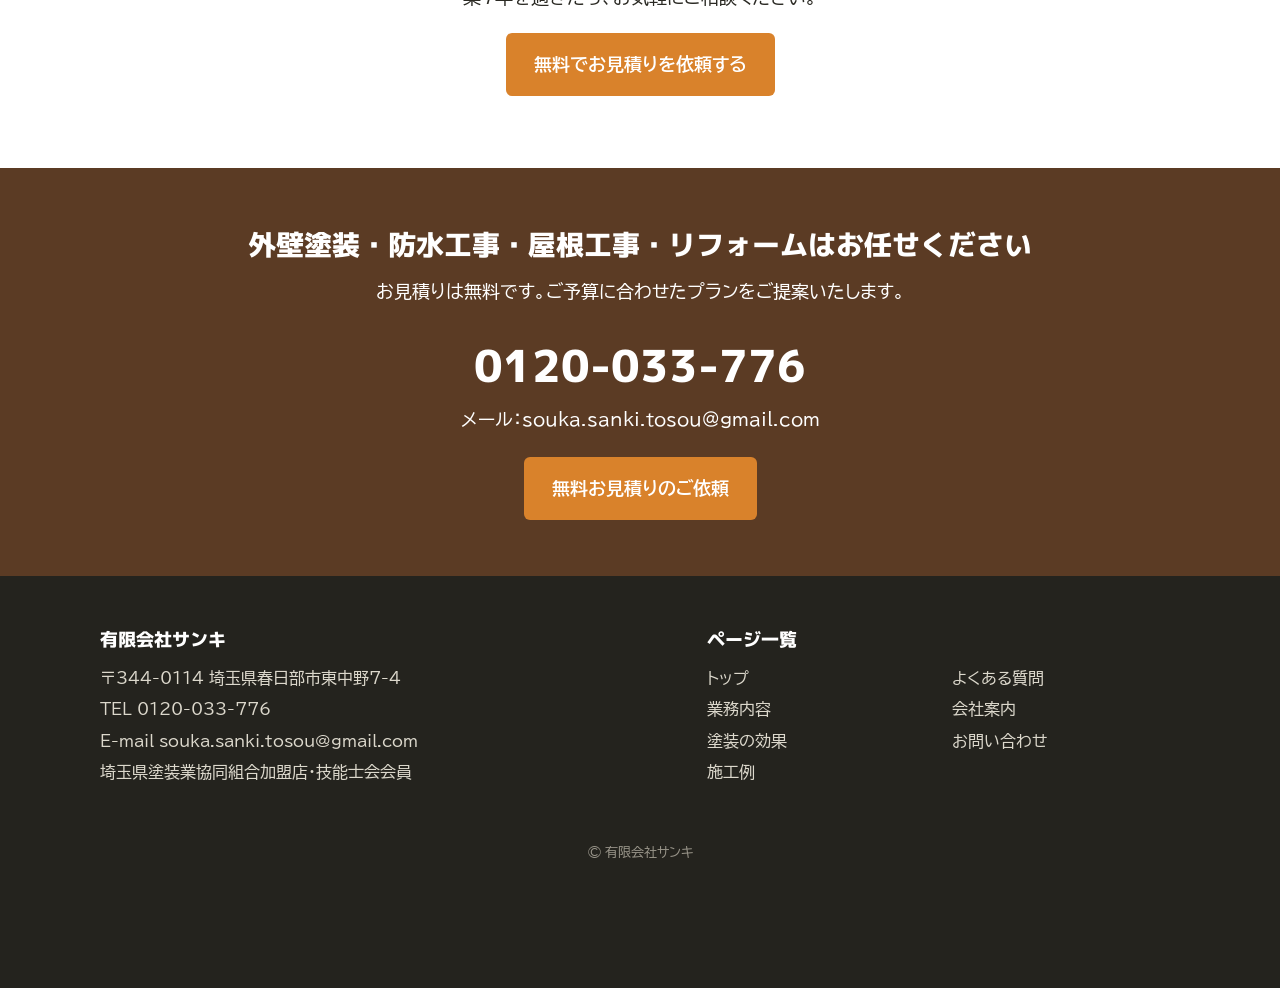
<file: effect.html>
<!doctype html>
<html lang="ja">
<head>
<meta charset="utf-8">
<meta name="viewport" content="width=device-width,initial-scale=1">
<title>塗装の効果｜有限会社サンキ（春日部市の外壁塗装・屋根塗装）</title>
<meta name="description" content="外壁・屋根の塗り替えには、外観の一新だけでなく、カビ・藻の防止、外壁の強化、建物の長寿命化、防水、遮熱などの効果があります。">
<meta name="robots" content="noindex,nofollow">
<link rel="preconnect" href="https://fonts.googleapis.com">
<link rel="preconnect" href="https://fonts.gstatic.com" crossorigin>
<link href="https://fonts.googleapis.com/css2?family=BIZ+UDPGothic:wght@400;700&family=M+PLUS+1p:wght@700;800&display=swap" rel="stylesheet">
<link rel="stylesheet" href="style.css">
<script type="application/ld+json">{"@context": "https://schema.org", "@type": "HousePainter", "name": "有限会社サンキ", "description": "春日部市の地域密着型の塗装会社。平成2年創業、埼玉県塗装業協同組合加盟。全スタッフが一級塗装技能士の完全自社施工で、外壁・屋根塗装、防水工事、外構工事、住宅リフォームを手がけています。", "foundingDate": "1990", "telephone": "+81-120-033-776", "email": "souka.sanki.tosou@gmail.com", "founder": {"@type": "Person", "name": "三浦 忠士"}, "address": {"@type": "PostalAddress", "postalCode": "344-0114", "addressRegion": "埼玉県", "addressLocality": "春日部市", "streetAddress": "東中野7-4", "addressCountry": "JP"}, "areaServed": ["埼玉県春日部市", "埼玉県川口市", "埼玉県越谷市", "埼玉県三郷市", "埼玉県吉川市", "埼玉県松伏町", "埼玉県上尾市", "埼玉県さいたま市", "埼玉県白岡市", "埼玉県", "千葉県", "茨城県"], "memberOf": "埼玉県塗装業協同組合", "hasCredential": ["一級塗装技能士", "足場作業主任者"]}</script>
</head>
<body>
<header>
  <div class="hd">
    <a class="logo" href="index.html"><small>春日部市の外壁塗装・屋根塗装・リフォーム</small><strong>有限会社サンキ</strong></a>
    <div class="hd-r">
      <a class="hd-tel" href="tel:0120033776"><b>0120-033-776</b><span>お見積り無料・お気軽にお電話ください</span></a>
      <a class="btn btn-main" href="contact.html">無料お見積り</a>
      <button class="menu-btn" type="button">メニュー</button>
    </div>
  </div>
  <nav class="gnav"><ul><li><a href="index.html">トップ</a></li><li><a href="service.html">業務内容</a></li><li><a href="effect.html" class="on">塗装の効果</a></li><li><a href="works.html">施工例</a></li><li><a href="faq.html">よくある質問</a></li><li><a href="company.html">会社案内</a></li><li><a href="contact.html">お問い合わせ</a></li></ul></nav>
</header>
<main>
<div class="ptitle"><div class="wrap"><div class="crumb"><a href="index.html">トップ</a> ／ 塗装の効果</div><h1>塗装の効果</h1><p>塗り替えは、見た目をきれいにするだけではありません。大切なお家を守る6つの効果をご紹介します。</p></div></div><section class="sec"><div class="wrap"><div class="eff"><div class="c"><img src="img/p1a.jpg" alt="外観の変化" loading="lazy" onerror="if(!this.dataset.t){this.dataset.t=1;this.src='https://tosou-sanki.com/img/p1a.jpg'}"><div><h3>外観の変化</h3><p>建物の見た目が一新されます。色の選び方しだいで、お家のイメージをがらりと変えることもできます。</p></div></div><div class="c"><img src="img/p3.jpg" alt="カビ・藻にも強くなります" loading="lazy" onerror="if(!this.dataset.t){this.dataset.t=1;this.src='https://tosou-sanki.com/img/p3.jpg'}"><div><h3>カビ・藻にも強くなります</h3><p>塗料に含まれる抗菌成分が、コケやカビの発生を防ぎ、腐食を防止します。</p></div></div><div class="c"><img src="img/p4.jpg" alt="外壁が丈夫になります" loading="lazy" onerror="if(!this.dataset.t){this.dataset.t=1;this.src='https://tosou-sanki.com/img/p4.jpg'}"><div><h3>外壁が丈夫になります</h3><p>目地を既存のままにせず打ち直すことで、外壁を長持ちさせます。</p></div></div><div class="c"><img src="img/p5.jpg" alt="建物の寿命を延ばします" loading="lazy" onerror="if(!this.dataset.t){this.dataset.t=1;this.src='https://tosou-sanki.com/img/p5.jpg'}"><div><h3>建物の寿命を延ばします</h3><p>ひび割れからの雨水の侵入を防ぎます。定期的に塗り替えることで、建物の傷みを抑えられます。</p></div></div><div class="c"><img src="img/p6.jpg" alt="雨に強くなります" loading="lazy" onerror="if(!this.dataset.t){this.dataset.t=1;this.src='https://tosou-sanki.com/img/p6.jpg'}"><div><h3>雨に強くなります</h3><p>撥水性で雨を弾き、色あせやザラつきを防ぎます。ツヤが出るのもうれしいポイントです。</p></div></div><div class="c"><img src="img/p7.jpg" alt="暑さに強くなります" loading="lazy" onerror="if(!this.dataset.t){this.dataset.t=1;this.src='https://tosou-sanki.com/img/p7.jpg'}"><div><h3>暑さに強くなります</h3><p>屋根に遮熱シリコン塗料を使うことで、夏の暑さや室内の温度上昇を和らげます。</p></div></div></div></div></section><section class="sec alt"><div class="wrap narrow center"><h3 class="sub" style="display:inline-block">塗り替えの目安</h3><p>外壁や屋根に色褪せ、ヒビ割れ、汚れが目立つようになったら塗り替えの時期です。<br>築7年を過ぎたら、お気軽にご相談ください。</p><a class="btn btn-main" href="contact.html">無料でお見積りを依頼する</a></div></section>
</main>
<div class="cta"><div class="wrap">
  <h2>外壁塗装・防水工事・屋根工事・リフォームはお任せください</h2>
  <p>お見積りは無料です。ご予算に合わせたプランをご提案いたします。</p>
  <a class="t" href="tel:0120033776">0120-033-776</a>
  <p>メール：souka.sanki.tosou@gmail.com</p>
  <div class="cta-row" style="justify-content:center"><a class="btn btn-main" href="contact.html">無料お見積りのご依頼</a></div>
</div></div>
<footer><div class="wrap">
  <div class="fg">
    <div><h4>有限会社サンキ</h4><p>〒344-0114 埼玉県春日部市東中野7-4<br>TEL 0120-033-776<br>E-mail souka.sanki.tosou@gmail.com<br>埼玉県塗装業協同組合加盟店・技能士会会員</p></div>
    <div><h4>ページ一覧</h4><ul>
      <li><a href="index.html">トップ</a></li><li><a href="service.html">業務内容</a></li><li><a href="effect.html">塗装の効果</a></li>
      <li><a href="works.html">施工例</a></li><li><a href="faq.html">よくある質問</a></li><li><a href="company.html">会社案内</a></li><li><a href="contact.html">お問い合わせ</a></li>
    </ul></div>
  </div>
  <p class="copy">&copy; 有限会社サンキ</p>
</div></footer>
<div class="sp-bar"><a class="a" href="tel:0120033776">電話する</a><a class="b" href="contact.html">無料お見積り</a></div>
<script src="main.js"></script>
<!-- Cloudflare Web Analytics --><script defer src='https://static.cloudflareinsights.com/beacon.min.js' data-cf-beacon='{"token": "66a2b055c38a48da9c19547b0177c091"}'></script><!-- End Cloudflare Web Analytics -->
</body>
</html>
</file>
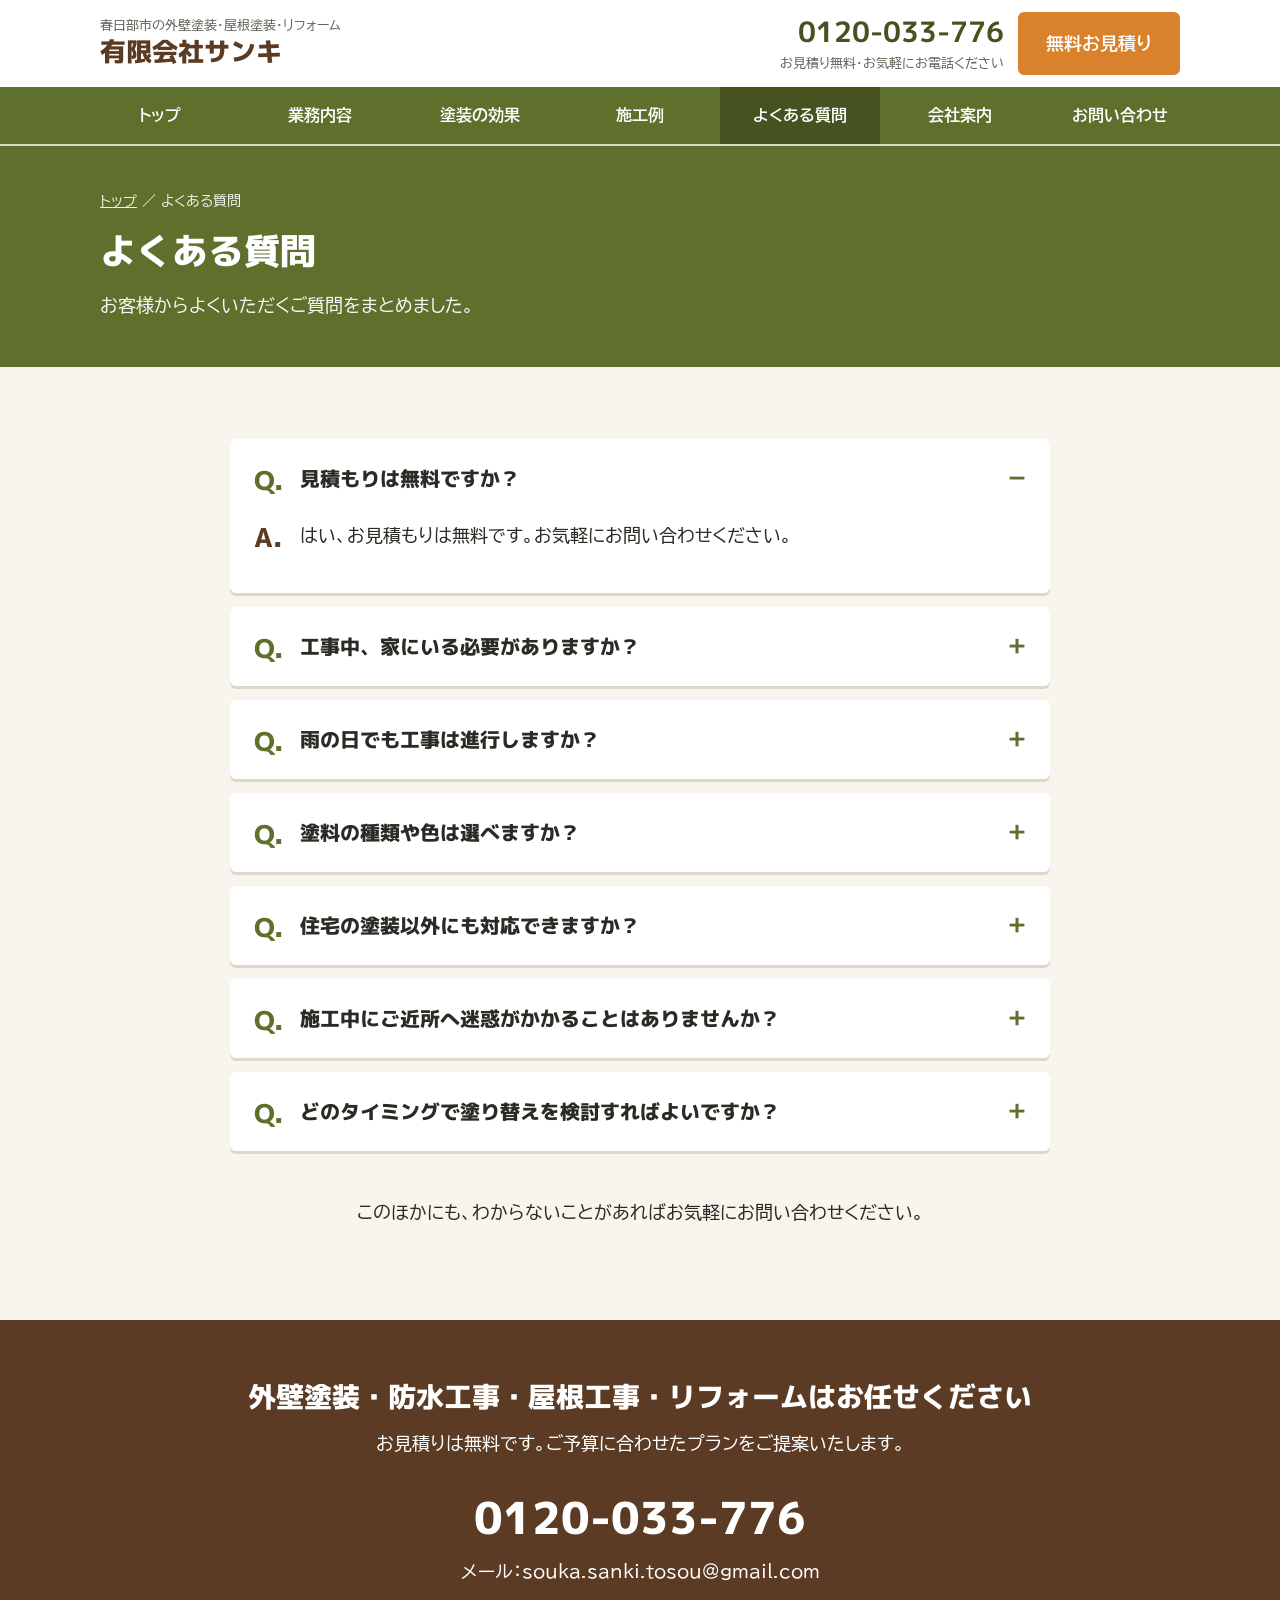
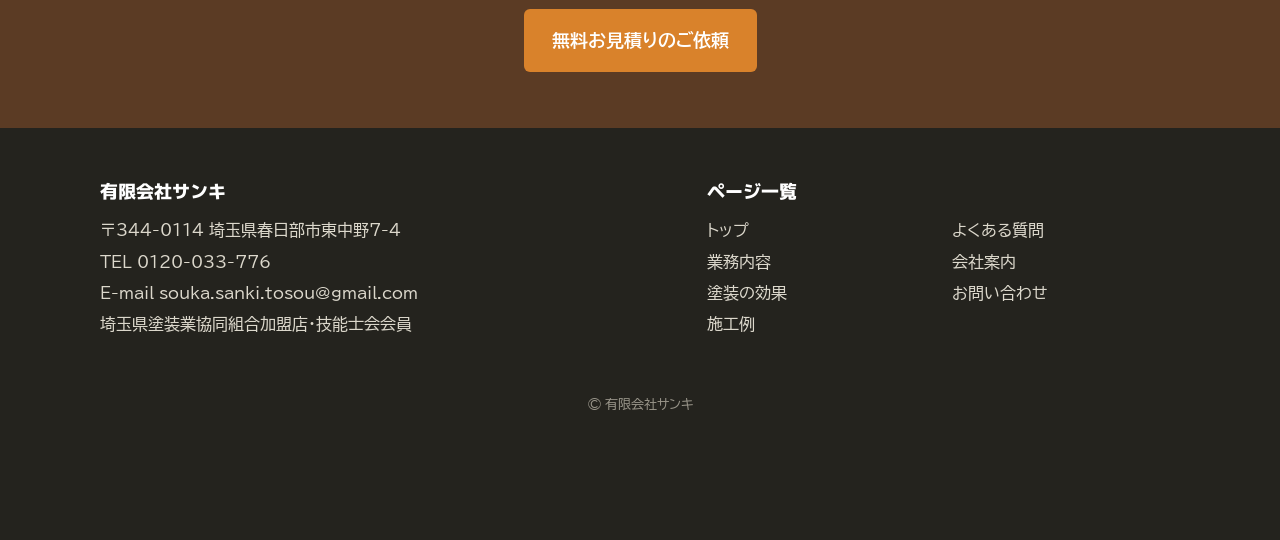
<file: faq.html>
<!doctype html>
<html lang="ja">
<head>
<meta charset="utf-8">
<meta name="viewport" content="width=device-width,initial-scale=1">
<title>よくある質問｜有限会社サンキ（春日部市の外壁塗装・屋根塗装）</title>
<meta name="description" content="見積もり、工事中の在宅、雨の日の工事、塗料や色の選び方、近隣への配慮、塗り替えの時期など、よくあるご質問にお答えします。">
<meta name="robots" content="noindex,nofollow">
<link rel="preconnect" href="https://fonts.googleapis.com">
<link rel="preconnect" href="https://fonts.gstatic.com" crossorigin>
<link href="https://fonts.googleapis.com/css2?family=BIZ+UDPGothic:wght@400;700&family=M+PLUS+1p:wght@700;800&display=swap" rel="stylesheet">
<link rel="stylesheet" href="style.css">
<script type="application/ld+json">{"@context": "https://schema.org", "@type": "HousePainter", "name": "有限会社サンキ", "description": "春日部市の地域密着型の塗装会社。平成2年創業、埼玉県塗装業協同組合加盟。全スタッフが一級塗装技能士の完全自社施工で、外壁・屋根塗装、防水工事、外構工事、住宅リフォームを手がけています。", "foundingDate": "1990", "telephone": "+81-120-033-776", "email": "souka.sanki.tosou@gmail.com", "founder": {"@type": "Person", "name": "三浦 忠士"}, "address": {"@type": "PostalAddress", "postalCode": "344-0114", "addressRegion": "埼玉県", "addressLocality": "春日部市", "streetAddress": "東中野7-4", "addressCountry": "JP"}, "areaServed": ["埼玉県春日部市", "埼玉県川口市", "埼玉県越谷市", "埼玉県三郷市", "埼玉県吉川市", "埼玉県松伏町", "埼玉県上尾市", "埼玉県さいたま市", "埼玉県白岡市", "埼玉県", "千葉県", "茨城県"], "memberOf": "埼玉県塗装業協同組合", "hasCredential": ["一級塗装技能士", "足場作業主任者"]}</script>
</head>
<body>
<header>
  <div class="hd">
    <a class="logo" href="index.html"><small>春日部市の外壁塗装・屋根塗装・リフォーム</small><strong>有限会社サンキ</strong></a>
    <div class="hd-r">
      <a class="hd-tel" href="tel:0120033776"><b>0120-033-776</b><span>お見積り無料・お気軽にお電話ください</span></a>
      <a class="btn btn-main" href="contact.html">無料お見積り</a>
      <button class="menu-btn" type="button">メニュー</button>
    </div>
  </div>
  <nav class="gnav"><ul><li><a href="index.html">トップ</a></li><li><a href="service.html">業務内容</a></li><li><a href="effect.html">塗装の効果</a></li><li><a href="works.html">施工例</a></li><li><a href="faq.html" class="on">よくある質問</a></li><li><a href="company.html">会社案内</a></li><li><a href="contact.html">お問い合わせ</a></li></ul></nav>
</header>
<main>
<div class="ptitle"><div class="wrap"><div class="crumb"><a href="index.html">トップ</a> ／ よくある質問</div><h1>よくある質問</h1><p>お客様からよくいただくご質問をまとめました。</p></div></div><section class="sec"><div class="wrap narrow"><details class="qa" open><summary>見積もりは無料ですか？</summary><div class="a"><p>はい、お見積もりは無料です。お気軽にお問い合わせください。</p></div></details><details class="qa"><summary>工事中、家にいる必要がありますか？</summary><div class="a"><p>基本的には在宅の必要はありませんが、事前に工事内容について打ち合わせをさせていただきます。</p></div></details><details class="qa"><summary>雨の日でも工事は進行しますか？</summary><div class="a"><p>雨天時は塗料の乾燥や仕上がりに影響があるため、工事を中止する場合があります。天候に合わせてスケジュールを調整します。</p></div></details><details class="qa"><summary>塗料の種類や色は選べますか？</summary><div class="a"><p>はい、豊富な種類の塗料や色からお選びいただけます。ご希望に合わせたご提案も可能です。</p></div></details><details class="qa"><summary>住宅の塗装以外にも対応できますか？</summary><div class="a"><p>はい、屋根塗装や防水工事、外構工事、リフォーム工事などにも対応しています。</p></div></details><details class="qa"><summary>施工中にご近所へ迷惑がかかることはありませんか？</summary><div class="a"><p>作業前に近隣の方へ工事の説明を行い、騒音や粉じんの発生を最小限に抑えるよう努めています。</p></div></details><details class="qa"><summary>どのタイミングで塗り替えを検討すればよいですか？</summary><div class="a"><p>外壁や屋根に色褪せ、ヒビ割れ、汚れが目立つようになったら塗り替えの時期です。築7年を過ぎたらご相談ください。</p></div></details><p class="center mt">このほかにも、わからないことがあればお気軽にお問い合わせください。</p></div></section>
</main>
<div class="cta"><div class="wrap">
  <h2>外壁塗装・防水工事・屋根工事・リフォームはお任せください</h2>
  <p>お見積りは無料です。ご予算に合わせたプランをご提案いたします。</p>
  <a class="t" href="tel:0120033776">0120-033-776</a>
  <p>メール：souka.sanki.tosou@gmail.com</p>
  <div class="cta-row" style="justify-content:center"><a class="btn btn-main" href="contact.html">無料お見積りのご依頼</a></div>
</div></div>
<footer><div class="wrap">
  <div class="fg">
    <div><h4>有限会社サンキ</h4><p>〒344-0114 埼玉県春日部市東中野7-4<br>TEL 0120-033-776<br>E-mail souka.sanki.tosou@gmail.com<br>埼玉県塗装業協同組合加盟店・技能士会会員</p></div>
    <div><h4>ページ一覧</h4><ul>
      <li><a href="index.html">トップ</a></li><li><a href="service.html">業務内容</a></li><li><a href="effect.html">塗装の効果</a></li>
      <li><a href="works.html">施工例</a></li><li><a href="faq.html">よくある質問</a></li><li><a href="company.html">会社案内</a></li><li><a href="contact.html">お問い合わせ</a></li>
    </ul></div>
  </div>
  <p class="copy">&copy; 有限会社サンキ</p>
</div></footer>
<div class="sp-bar"><a class="a" href="tel:0120033776">電話する</a><a class="b" href="contact.html">無料お見積り</a></div>
<script src="main.js"></script>
<!-- Cloudflare Web Analytics --><script defer src='https://static.cloudflareinsights.com/beacon.min.js' data-cf-beacon='{"token": "66a2b055c38a48da9c19547b0177c091"}'></script><!-- End Cloudflare Web Analytics -->
</body>
</html>
</file>
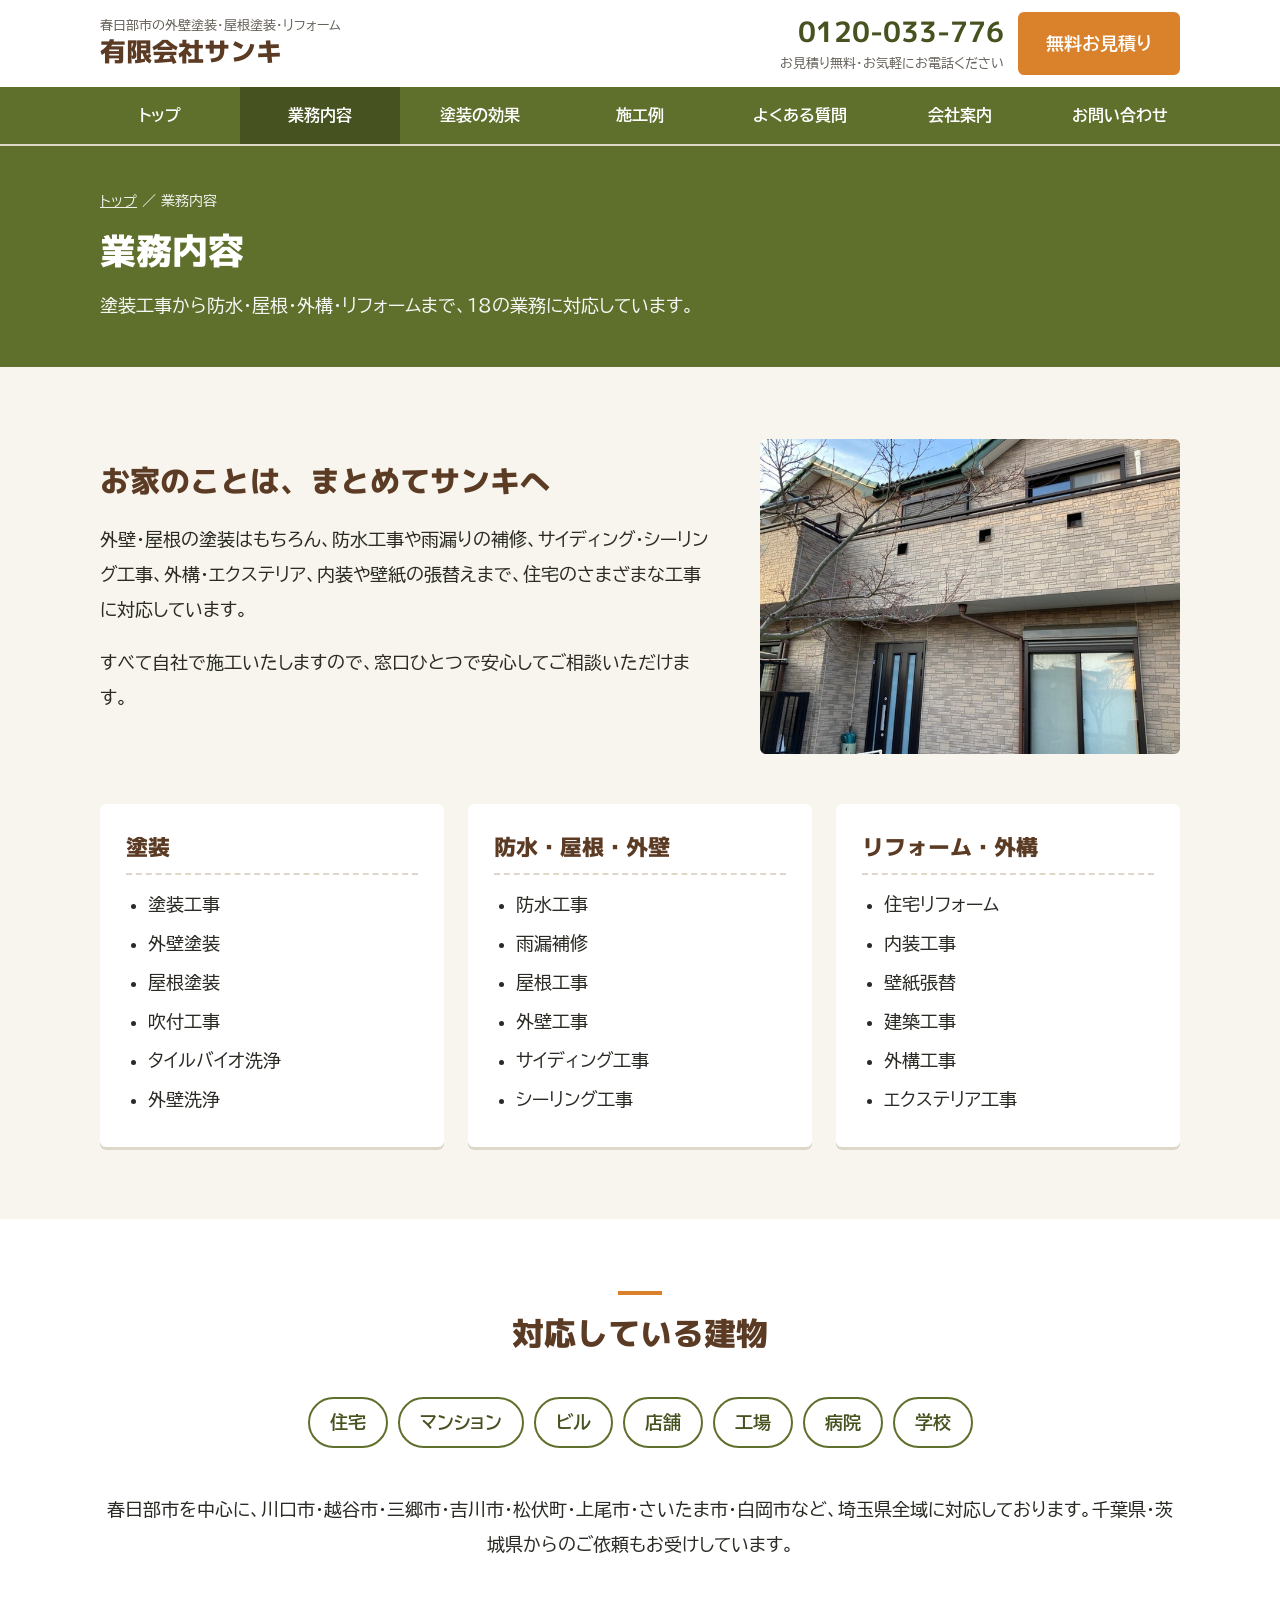
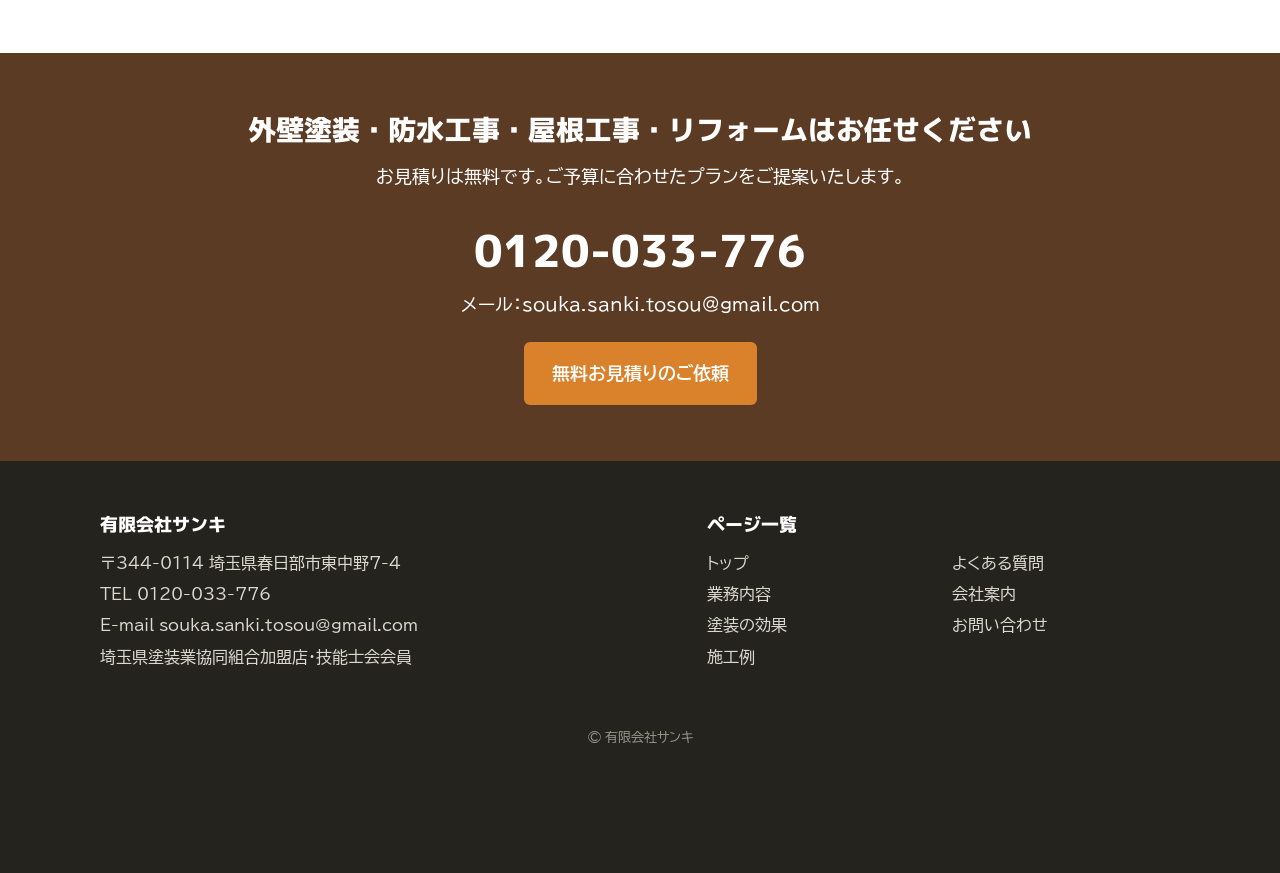
<file: service.html>
<!doctype html>
<html lang="ja">
<head>
<meta charset="utf-8">
<meta name="viewport" content="width=device-width,initial-scale=1">
<title>業務内容｜有限会社サンキ（春日部市の外壁塗装・屋根塗装）</title>
<meta name="description" content="有限会社サンキの業務内容。外壁塗装・屋根塗装・防水工事・雨漏補修・サイディング工事・外構工事・住宅リフォームなど18項目に対応しています。">
<meta name="robots" content="noindex,nofollow">
<link rel="preconnect" href="https://fonts.googleapis.com">
<link rel="preconnect" href="https://fonts.gstatic.com" crossorigin>
<link href="https://fonts.googleapis.com/css2?family=BIZ+UDPGothic:wght@400;700&family=M+PLUS+1p:wght@700;800&display=swap" rel="stylesheet">
<link rel="stylesheet" href="style.css">
<script type="application/ld+json">{"@context": "https://schema.org", "@type": "HousePainter", "name": "有限会社サンキ", "description": "春日部市の地域密着型の塗装会社。平成2年創業、埼玉県塗装業協同組合加盟。全スタッフが一級塗装技能士の完全自社施工で、外壁・屋根塗装、防水工事、外構工事、住宅リフォームを手がけています。", "foundingDate": "1990", "telephone": "+81-120-033-776", "email": "souka.sanki.tosou@gmail.com", "founder": {"@type": "Person", "name": "三浦 忠士"}, "address": {"@type": "PostalAddress", "postalCode": "344-0114", "addressRegion": "埼玉県", "addressLocality": "春日部市", "streetAddress": "東中野7-4", "addressCountry": "JP"}, "areaServed": ["埼玉県春日部市", "埼玉県川口市", "埼玉県越谷市", "埼玉県三郷市", "埼玉県吉川市", "埼玉県松伏町", "埼玉県上尾市", "埼玉県さいたま市", "埼玉県白岡市", "埼玉県", "千葉県", "茨城県"], "memberOf": "埼玉県塗装業協同組合", "hasCredential": ["一級塗装技能士", "足場作業主任者"]}</script>
</head>
<body>
<header>
  <div class="hd">
    <a class="logo" href="index.html"><small>春日部市の外壁塗装・屋根塗装・リフォーム</small><strong>有限会社サンキ</strong></a>
    <div class="hd-r">
      <a class="hd-tel" href="tel:0120033776"><b>0120-033-776</b><span>お見積り無料・お気軽にお電話ください</span></a>
      <a class="btn btn-main" href="contact.html">無料お見積り</a>
      <button class="menu-btn" type="button">メニュー</button>
    </div>
  </div>
  <nav class="gnav"><ul><li><a href="index.html">トップ</a></li><li><a href="service.html" class="on">業務内容</a></li><li><a href="effect.html">塗装の効果</a></li><li><a href="works.html">施工例</a></li><li><a href="faq.html">よくある質問</a></li><li><a href="company.html">会社案内</a></li><li><a href="contact.html">お問い合わせ</a></li></ul></nav>
</header>
<main>
<div class="ptitle"><div class="wrap"><div class="crumb"><a href="index.html">トップ</a> ／ 業務内容</div><h1>業務内容</h1><p>塗装工事から防水・屋根・外構・リフォームまで、18の業務に対応しています。</p></div></div><section class="sec"><div class="wrap">
  <div class="greet" style="margin-bottom:50px"><div><h2>お家のことは、まとめてサンキへ</h2>
  <p>外壁・屋根の塗装はもちろん、防水工事や雨漏りの補修、サイディング・シーリング工事、外構・エクステリア、内装や壁紙の張替えまで、住宅のさまざまな工事に対応しています。</p>
  <p>すべて自社で施工いたしますので、窓口ひとつで安心してご相談いただけます。</p></div><div><img src="img/e4.jpg" alt="有限会社サンキの施工" loading="lazy" onerror="if(!this.dataset.t){this.dataset.t=1;this.src='https://tosou-sanki.com/img/e4.jpg'}"></div></div>
  <div class="svc-groups"><div class="grp"><h3>塗装</h3><ul><li>塗装工事</li><li>外壁塗装</li><li>屋根塗装</li><li>吹付工事</li><li>タイルバイオ洗浄</li><li>外壁洗浄</li></ul></div><div class="grp"><h3>防水・屋根・外壁</h3><ul><li>防水工事</li><li>雨漏補修</li><li>屋根工事</li><li>外壁工事</li><li>サイディング工事</li><li>シーリング工事</li></ul></div><div class="grp"><h3>リフォーム・外構</h3><ul><li>住宅リフォーム</li><li>内装工事</li><li>壁紙張替</li><li>建築工事</li><li>外構工事</li><li>エクステリア工事</li></ul></div></div>
</div></section>
<section class="sec alt"><div class="wrap"><div class="sh"><h2>対応している建物</h2></div>
  <div class="targets"><span>住宅</span><span>マンション</span><span>ビル</span><span>店舗</span><span>工場</span><span>病院</span><span>学校</span></div>
  <p class="center mt">春日部市を中心に、川口市・越谷市・三郷市・吉川市・松伏町・上尾市・さいたま市・白岡市など、埼玉県全域に対応しております。千葉県・茨城県からのご依頼もお受けしています。</p>
</div></section>
</main>
<div class="cta"><div class="wrap">
  <h2>外壁塗装・防水工事・屋根工事・リフォームはお任せください</h2>
  <p>お見積りは無料です。ご予算に合わせたプランをご提案いたします。</p>
  <a class="t" href="tel:0120033776">0120-033-776</a>
  <p>メール：souka.sanki.tosou@gmail.com</p>
  <div class="cta-row" style="justify-content:center"><a class="btn btn-main" href="contact.html">無料お見積りのご依頼</a></div>
</div></div>
<footer><div class="wrap">
  <div class="fg">
    <div><h4>有限会社サンキ</h4><p>〒344-0114 埼玉県春日部市東中野7-4<br>TEL 0120-033-776<br>E-mail souka.sanki.tosou@gmail.com<br>埼玉県塗装業協同組合加盟店・技能士会会員</p></div>
    <div><h4>ページ一覧</h4><ul>
      <li><a href="index.html">トップ</a></li><li><a href="service.html">業務内容</a></li><li><a href="effect.html">塗装の効果</a></li>
      <li><a href="works.html">施工例</a></li><li><a href="faq.html">よくある質問</a></li><li><a href="company.html">会社案内</a></li><li><a href="contact.html">お問い合わせ</a></li>
    </ul></div>
  </div>
  <p class="copy">&copy; 有限会社サンキ</p>
</div></footer>
<div class="sp-bar"><a class="a" href="tel:0120033776">電話する</a><a class="b" href="contact.html">無料お見積り</a></div>
<script src="main.js"></script>
<!-- Cloudflare Web Analytics --><script defer src='https://static.cloudflareinsights.com/beacon.min.js' data-cf-beacon='{"token": "66a2b055c38a48da9c19547b0177c091"}'></script><!-- End Cloudflare Web Analytics -->
</body>
</html>
</file>
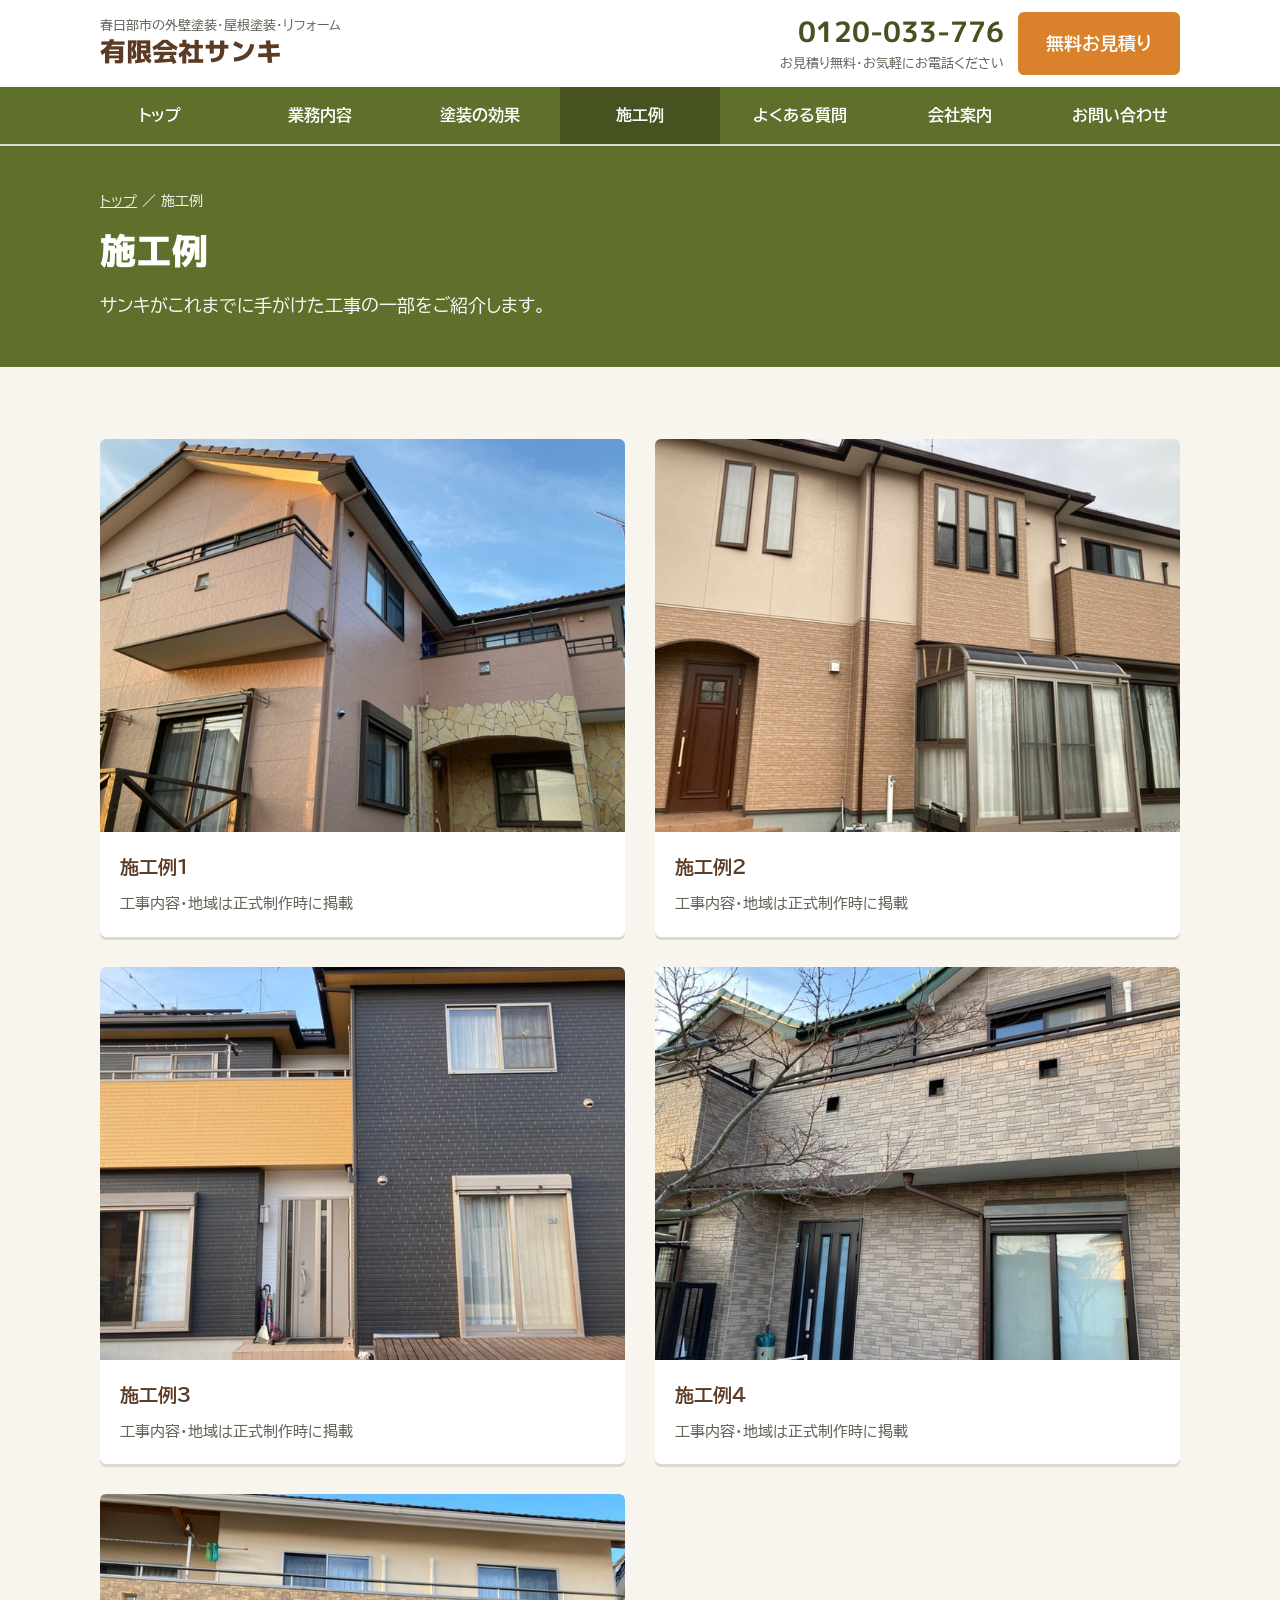
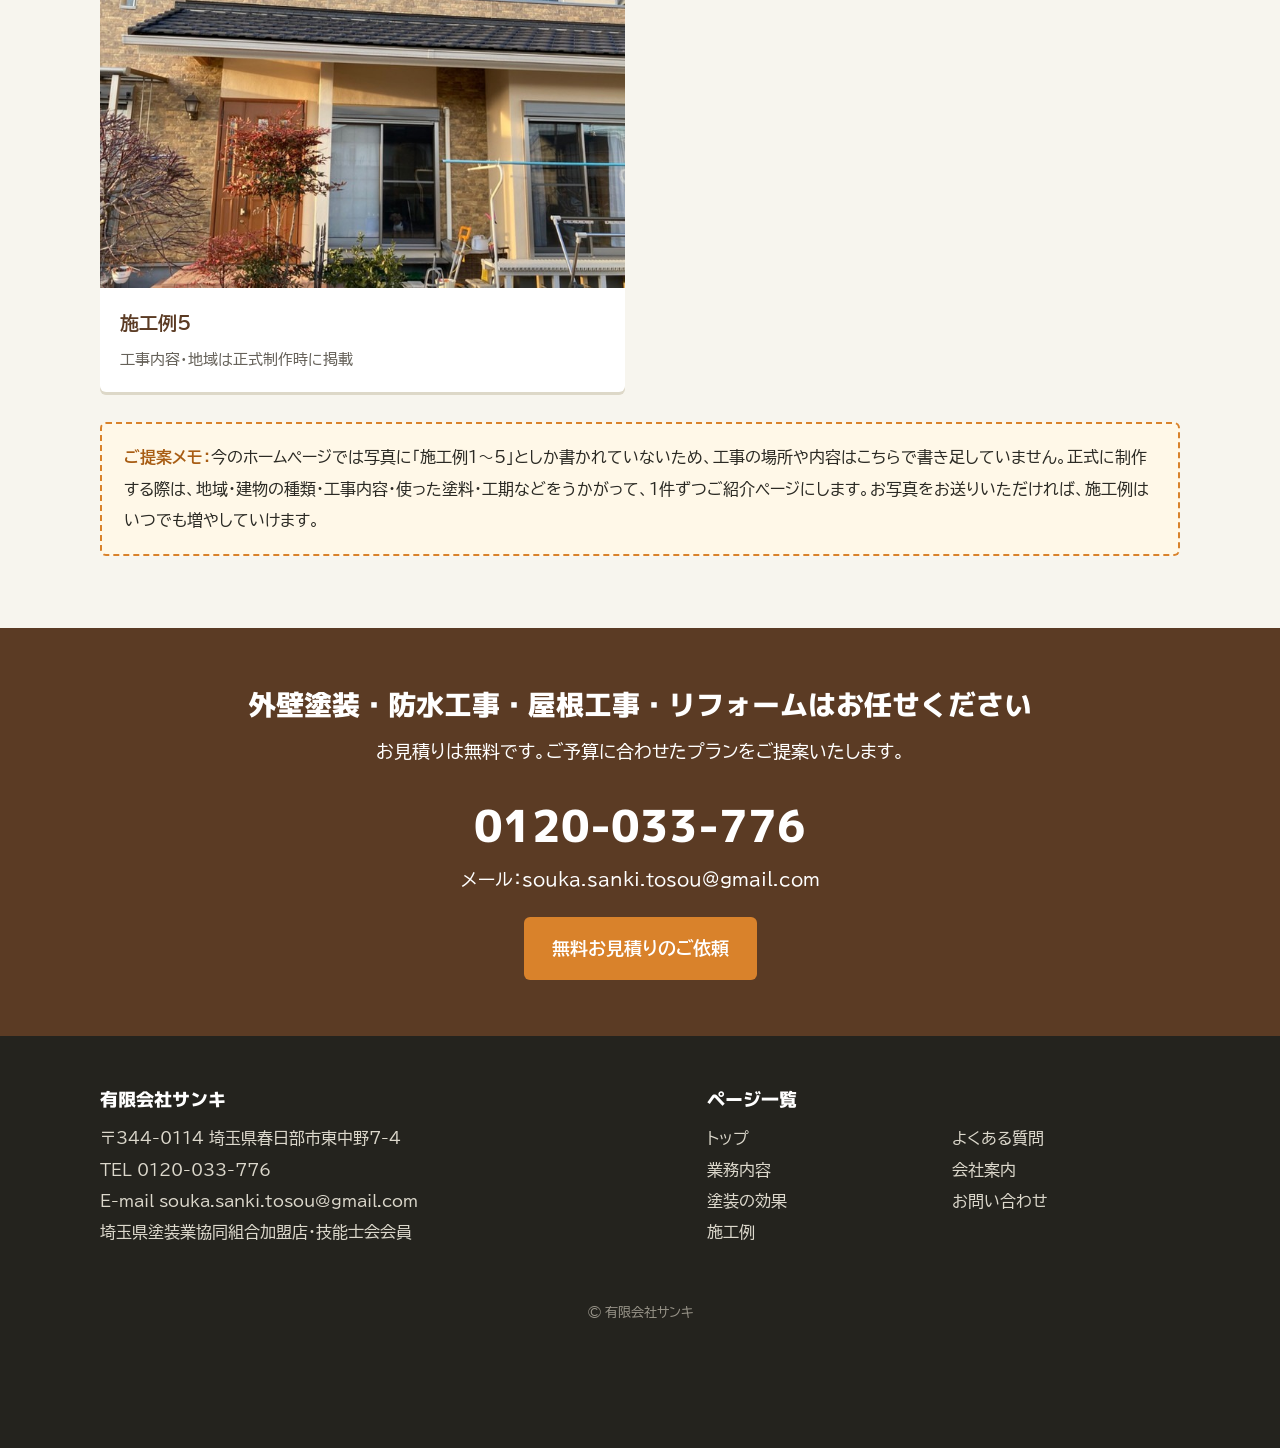
<file: works.html>
<!doctype html>
<html lang="ja">
<head>
<meta charset="utf-8">
<meta name="viewport" content="width=device-width,initial-scale=1">
<title>施工例｜有限会社サンキ（春日部市の外壁塗装・屋根塗装）</title>
<meta name="description" content="有限会社サンキがこれまでに手がけた外壁塗装・屋根塗装などの施工例をご紹介します。">
<meta name="robots" content="noindex,nofollow">
<link rel="preconnect" href="https://fonts.googleapis.com">
<link rel="preconnect" href="https://fonts.gstatic.com" crossorigin>
<link href="https://fonts.googleapis.com/css2?family=BIZ+UDPGothic:wght@400;700&family=M+PLUS+1p:wght@700;800&display=swap" rel="stylesheet">
<link rel="stylesheet" href="style.css">
<script type="application/ld+json">{"@context": "https://schema.org", "@type": "HousePainter", "name": "有限会社サンキ", "description": "春日部市の地域密着型の塗装会社。平成2年創業、埼玉県塗装業協同組合加盟。全スタッフが一級塗装技能士の完全自社施工で、外壁・屋根塗装、防水工事、外構工事、住宅リフォームを手がけています。", "foundingDate": "1990", "telephone": "+81-120-033-776", "email": "souka.sanki.tosou@gmail.com", "founder": {"@type": "Person", "name": "三浦 忠士"}, "address": {"@type": "PostalAddress", "postalCode": "344-0114", "addressRegion": "埼玉県", "addressLocality": "春日部市", "streetAddress": "東中野7-4", "addressCountry": "JP"}, "areaServed": ["埼玉県春日部市", "埼玉県川口市", "埼玉県越谷市", "埼玉県三郷市", "埼玉県吉川市", "埼玉県松伏町", "埼玉県上尾市", "埼玉県さいたま市", "埼玉県白岡市", "埼玉県", "千葉県", "茨城県"], "memberOf": "埼玉県塗装業協同組合", "hasCredential": ["一級塗装技能士", "足場作業主任者"]}</script>
</head>
<body>
<header>
  <div class="hd">
    <a class="logo" href="index.html"><small>春日部市の外壁塗装・屋根塗装・リフォーム</small><strong>有限会社サンキ</strong></a>
    <div class="hd-r">
      <a class="hd-tel" href="tel:0120033776"><b>0120-033-776</b><span>お見積り無料・お気軽にお電話ください</span></a>
      <a class="btn btn-main" href="contact.html">無料お見積り</a>
      <button class="menu-btn" type="button">メニュー</button>
    </div>
  </div>
  <nav class="gnav"><ul><li><a href="index.html">トップ</a></li><li><a href="service.html">業務内容</a></li><li><a href="effect.html">塗装の効果</a></li><li><a href="works.html" class="on">施工例</a></li><li><a href="faq.html">よくある質問</a></li><li><a href="company.html">会社案内</a></li><li><a href="contact.html">お問い合わせ</a></li></ul></nav>
</header>
<main>
<div class="ptitle"><div class="wrap"><div class="crumb"><a href="index.html">トップ</a> ／ 施工例</div><h1>施工例</h1><p>サンキがこれまでに手がけた工事の一部をご紹介します。</p></div></div><section class="sec"><div class="wrap"><div class="works big"><div class="work"><img src="img/e1.jpg" alt="有限会社サンキ 施工例1" loading="lazy" onerror="if(!this.dataset.t){this.dataset.t=1;this.src='https://tosou-sanki.com/img/e1.jpg'}"><div class="cap"><b>施工例1</b><span>工事内容・地域は正式制作時に掲載</span></div></div><div class="work"><img src="img/e2.jpg" alt="有限会社サンキ 施工例2" loading="lazy" onerror="if(!this.dataset.t){this.dataset.t=1;this.src='https://tosou-sanki.com/img/e2.jpg'}"><div class="cap"><b>施工例2</b><span>工事内容・地域は正式制作時に掲載</span></div></div><div class="work"><img src="img/e3.jpg" alt="有限会社サンキ 施工例3" loading="lazy" onerror="if(!this.dataset.t){this.dataset.t=1;this.src='https://tosou-sanki.com/img/e3.jpg'}"><div class="cap"><b>施工例3</b><span>工事内容・地域は正式制作時に掲載</span></div></div><div class="work"><img src="img/e4.jpg" alt="有限会社サンキ 施工例4" loading="lazy" onerror="if(!this.dataset.t){this.dataset.t=1;this.src='https://tosou-sanki.com/img/e4.jpg'}"><div class="cap"><b>施工例4</b><span>工事内容・地域は正式制作時に掲載</span></div></div><div class="work"><img src="img/e5.jpg" alt="有限会社サンキ 施工例5" loading="lazy" onerror="if(!this.dataset.t){this.dataset.t=1;this.src='https://tosou-sanki.com/img/e5.jpg'}"><div class="cap"><b>施工例5</b><span>工事内容・地域は正式制作時に掲載</span></div></div></div>
<div class="memo"><b>ご提案メモ：</b>今のホームページでは写真に「施工例1〜5」としか書かれていないため、工事の場所や内容はこちらで書き足していません。正式に制作する際は、地域・建物の種類・工事内容・使った塗料・工期などをうかがって、1件ずつご紹介ページにします。お写真をお送りいただければ、施工例はいつでも増やしていけます。</div>
</div></section>
</main>
<div class="cta"><div class="wrap">
  <h2>外壁塗装・防水工事・屋根工事・リフォームはお任せください</h2>
  <p>お見積りは無料です。ご予算に合わせたプランをご提案いたします。</p>
  <a class="t" href="tel:0120033776">0120-033-776</a>
  <p>メール：souka.sanki.tosou@gmail.com</p>
  <div class="cta-row" style="justify-content:center"><a class="btn btn-main" href="contact.html">無料お見積りのご依頼</a></div>
</div></div>
<footer><div class="wrap">
  <div class="fg">
    <div><h4>有限会社サンキ</h4><p>〒344-0114 埼玉県春日部市東中野7-4<br>TEL 0120-033-776<br>E-mail souka.sanki.tosou@gmail.com<br>埼玉県塗装業協同組合加盟店・技能士会会員</p></div>
    <div><h4>ページ一覧</h4><ul>
      <li><a href="index.html">トップ</a></li><li><a href="service.html">業務内容</a></li><li><a href="effect.html">塗装の効果</a></li>
      <li><a href="works.html">施工例</a></li><li><a href="faq.html">よくある質問</a></li><li><a href="company.html">会社案内</a></li><li><a href="contact.html">お問い合わせ</a></li>
    </ul></div>
  </div>
  <p class="copy">&copy; 有限会社サンキ</p>
</div></footer>
<div class="sp-bar"><a class="a" href="tel:0120033776">電話する</a><a class="b" href="contact.html">無料お見積り</a></div>
<script src="main.js"></script>
<!-- Cloudflare Web Analytics --><script defer src='https://static.cloudflareinsights.com/beacon.min.js' data-cf-beacon='{"token": "66a2b055c38a48da9c19547b0177c091"}'></script><!-- End Cloudflare Web Analytics -->
</body>
</html>
</file>
<file: style.css>
:root{--bg:#f7f5ee;--paper:#fff;--ink:#2b2a24;--soft:#66625a;--line:#ddd8c8;
--olive:#5f6f2c;--olive-dk:#46521f;--olive-lt:#eef1e1;--brown:#5b3b24;--brown-lt:#f3ebe2;--accent:#d9822b}
*{box-sizing:border-box}
html{scroll-behavior:smooth}
body{margin:0;background:var(--bg);color:var(--ink);font-family:"BIZ UDPGothic","Hiragino Sans","Yu Gothic",sans-serif;font-size:18px;line-height:1.95;-webkit-text-size-adjust:100%}
img{max-width:100%;height:auto;display:block}
a{color:var(--olive-dk)}
h1,h2,h3,h4{font-family:"M PLUS 1p","BIZ UDPGothic",sans-serif;font-weight:800;line-height:1.5;margin:0}
p{margin:0 0 1em}
.wrap{max-width:1120px;margin:0 auto;padding:0 20px}
.narrow{max-width:860px}
header{background:var(--paper);position:sticky;top:0;z-index:40;box-shadow:0 2px 0 var(--line)}
.hd{display:flex;align-items:center;justify-content:space-between;gap:16px;padding:12px 20px;max-width:1120px;margin:0 auto}
.logo{text-decoration:none;color:var(--ink);line-height:1.3}
.logo small{display:block;font-size:13px;color:var(--soft)}
.logo strong{font-family:"M PLUS 1p",sans-serif;font-weight:800;font-size:26px;color:var(--brown)}
.hd-r{display:flex;align-items:center;gap:14px}
.hd-tel{text-decoration:none;text-align:right;color:var(--ink);line-height:1.3}
.hd-tel b{display:block;font-size:28px;color:var(--olive-dk);font-family:"M PLUS 1p",sans-serif}
.hd-tel span{font-size:13px;color:var(--soft)}
.btn{display:inline-block;text-decoration:none;font-weight:700;border-radius:6px;padding:14px 28px;font-size:18px;text-align:center}
.btn-main{background:var(--accent);color:#fff}
.btn-main:hover{filter:brightness(.93)}
.btn-ol{background:var(--olive);color:#fff}
.btn-line{border:2px solid var(--olive);color:var(--olive-dk);background:#fff}
nav.gnav{background:var(--olive)}
nav.gnav ul{list-style:none;margin:0 auto;padding:0;display:flex;max-width:1120px}
nav.gnav li{flex:1}
nav.gnav a{display:block;text-align:center;color:#fff;text-decoration:none;padding:13px 4px;font-weight:700;font-size:16px}
nav.gnav a:hover,nav.gnav a.on{background:var(--olive-dk)}
.menu-btn{display:none}

.hero{position:relative;min-height:540px;display:flex;align-items:center;overflow:hidden;background:#333}
.hero>img{position:absolute;inset:0;width:100%;height:100%;object-fit:cover;opacity:.55}
.hero .in{position:relative;color:#fff;padding:60px 20px;max-width:1120px;margin:0 auto;width:100%}
.hero .tags{display:flex;flex-wrap:wrap;gap:10px;margin-bottom:22px}
.hero .tags span{background:rgba(255,255,255,.92);color:var(--olive-dk);font-weight:800;border-radius:4px;padding:6px 16px;font-size:17px}
.hero h1{font-size:44px;line-height:1.5;text-shadow:0 2px 12px rgba(0,0,0,.45);margin-bottom:18px}
.hero p{font-size:20px;text-shadow:0 2px 8px rgba(0,0,0,.5);margin-bottom:28px;max-width:640px}
.cta-row{display:flex;flex-wrap:wrap;gap:12px}

.ptitle{background:var(--olive);color:#fff}
.ptitle .wrap{padding-top:44px;padding-bottom:44px}
.ptitle h1{font-size:36px}
.ptitle p{margin:10px 0 0;opacity:.95}
.crumb{font-size:14px;margin-bottom:8px;opacity:.9}
.crumb a{color:#fff}

section.sec{padding:72px 0}
section.alt{background:var(--paper)}
section.ol{background:var(--olive-lt)}
.sh{margin-bottom:40px;text-align:center}
.sh h2{font-size:32px;color:var(--brown)}
.sh h2::before{content:"";display:block;width:44px;height:4px;background:var(--accent);margin:0 auto 14px}
.sh p{color:var(--soft);margin:12px auto 0;max-width:720px}

.greet{display:grid;grid-template-columns:1fr 420px;gap:44px;align-items:center}
.greet img{border-radius:6px;width:100%;aspect-ratio:4/3;object-fit:cover}
.greet h2{font-size:30px;color:var(--brown);margin-bottom:18px}
.nums{display:grid;grid-template-columns:repeat(4,1fr);gap:16px;margin-top:40px}
.num{background:var(--paper);border-top:5px solid var(--olive);border-radius:6px;padding:20px 12px;text-align:center;box-shadow:0 3px 0 var(--line)}
.num b{display:block;font-family:"M PLUS 1p",sans-serif;font-size:24px;color:var(--olive-dk);line-height:1.4}
.num span{font-size:15px;color:var(--soft)}

.pt{display:grid;grid-template-columns:repeat(2,1fr);gap:28px}
.pt .item{background:var(--paper);border-radius:6px;overflow:hidden;box-shadow:0 3px 0 var(--line);display:grid;grid-template-columns:200px 1fr}
.pt .item img{width:100%;height:100%;object-fit:cover;min-height:200px}
.pt .item div{padding:22px 24px}
.pt h3{font-size:22px;color:var(--olive-dk);margin-bottom:10px}
.pt p{font-size:17px;margin:0}

.svc{display:grid;grid-template-columns:repeat(3,1fr);gap:14px}
.svc li{list-style:none;background:var(--paper);border-left:5px solid var(--olive);border-radius:4px;padding:14px 18px;font-weight:700;box-shadow:0 2px 0 var(--line)}
.svc-groups{display:grid;grid-template-columns:repeat(3,1fr);gap:24px}
.grp{background:var(--paper);border-radius:6px;padding:26px;box-shadow:0 3px 0 var(--line)}
.grp h3{font-size:22px;color:var(--brown);margin-bottom:12px;padding-bottom:10px;border-bottom:2px dashed var(--line)}
.grp ul{margin:0;padding-left:1.2em}
.grp li{margin-bottom:4px}
.targets{display:flex;flex-wrap:wrap;gap:10px;justify-content:center}
.targets span{background:var(--paper);border:2px solid var(--olive);color:var(--olive-dk);font-weight:700;border-radius:999px;padding:6px 20px}

.eff{display:grid;grid-template-columns:repeat(3,1fr);gap:26px}
.eff .c{background:var(--paper);border-radius:6px;overflow:hidden;box-shadow:0 3px 0 var(--line)}
.eff .c img{width:100%;aspect-ratio:4/3;object-fit:cover}
.eff .c div{padding:20px 22px 24px}
.eff h3{font-size:21px;color:var(--olive-dk);margin-bottom:8px}
.eff p{font-size:17px;margin:0}

.works{display:grid;grid-template-columns:repeat(3,1fr);gap:22px}
.works.big{grid-template-columns:repeat(2,1fr);gap:30px}
.work{background:var(--paper);border-radius:6px;overflow:hidden;box-shadow:0 3px 0 var(--line)}
.work img{width:100%;aspect-ratio:4/3;object-fit:cover}
.work .cap{padding:16px 20px}
.work .cap b{display:block;font-size:19px;color:var(--brown)}
.work .cap span{font-size:15px;color:var(--soft)}
.memo{background:#fff8e8;border:2px dashed var(--accent);border-radius:6px;padding:18px 22px;font-size:16px;margin-top:30px}
.memo b{color:#a85d14}

details.qa{background:var(--paper);border-radius:6px;margin-bottom:14px;box-shadow:0 3px 0 var(--line)}
details.qa summary{list-style:none;cursor:pointer;padding:20px 56px 20px 70px;position:relative;font-weight:800;font-size:20px;font-family:"M PLUS 1p",sans-serif}
details.qa summary::-webkit-details-marker{display:none}
details.qa summary::before{content:"Q.";position:absolute;left:24px;top:16px;font-size:26px;color:var(--olive)}
details.qa summary::after{content:"＋";position:absolute;right:22px;top:18px;color:var(--olive);font-size:22px}
details.qa[open] summary::after{content:"－"}
details.qa .a{padding:0 26px 22px 70px;position:relative}
details.qa .a::before{content:"A.";position:absolute;left:24px;top:-6px;font-size:26px;font-weight:800;color:var(--brown);font-family:"M PLUS 1p",sans-serif}

table.info{width:100%;border-collapse:collapse;background:var(--paper)}
table.info th,table.info td{padding:18px 22px;border-bottom:1px solid var(--line);text-align:left;vertical-align:top}
table.info th{width:200px;background:var(--olive-lt);color:var(--olive-dk)}
.map{margin-top:30px;border-radius:6px;overflow:hidden}
.map iframe{display:block;width:100%;height:380px;border:0}
h3.sub{font-size:24px;color:var(--brown);margin:0 0 20px;padding-left:14px;border-left:6px solid var(--olive)}

.tel-box{background:var(--paper);border-radius:6px;padding:30px;text-align:center;box-shadow:0 3px 0 var(--line);margin-bottom:30px}
.tel-box a.t{font-size:40px;font-weight:800;color:var(--olive-dk);text-decoration:none;font-family:"M PLUS 1p",sans-serif}
.tel-box p{margin:4px 0}
.form{background:var(--paper);border-radius:6px;padding:36px;box-shadow:0 3px 0 var(--line)}
.form label{display:block;font-weight:700;margin-bottom:8px}
.form .req{background:var(--accent);color:#fff;font-size:13px;border-radius:4px;padding:1px 8px;margin-left:8px}
.form .opt{background:#999;color:#fff;font-size:13px;border-radius:4px;padding:1px 8px;margin-left:8px}
.form input,.form textarea{width:100%;font:inherit;padding:14px 16px;border:2px solid var(--line);border-radius:6px;margin-bottom:22px;background:#fffef9}
.form input:focus,.form textarea:focus{outline:none;border-color:var(--olive)}
.form textarea{min-height:170px}
.form button{display:block;margin:6px auto 0;font:inherit;font-weight:700;font-size:20px;background:var(--accent);color:#fff;border:none;border-radius:6px;padding:16px 60px;cursor:pointer}
.demo-note{display:none;margin-top:16px;background:var(--olive-lt);color:var(--olive-dk);border-radius:6px;padding:14px;text-align:center;font-weight:700}

.cta{background:var(--brown);color:#fff;padding:56px 0;text-align:center}
.cta h2{font-size:28px;margin-bottom:8px}
.cta .t{display:inline-block;font-size:44px;font-weight:800;color:#fff;text-decoration:none;font-family:"M PLUS 1p",sans-serif;line-height:1.3;margin:8px 0}
.cta p{margin:0 0 20px}
.cta .btn-line{border-color:#fff}
footer{background:#24231e;color:#dcd8cc;padding:50px 0 110px;font-size:16px}
footer .fg{display:grid;grid-template-columns:1.2fr 1fr;gap:40px}
footer h4{color:#fff;font-size:18px;margin-bottom:10px}
footer a{color:#dcd8cc;text-decoration:none}
footer ul{list-style:none;margin:0;padding:0;columns:2}
footer .copy{text-align:center;margin-top:36px;font-size:13px;color:#99958a}
.sp-bar{display:none}
.center{text-align:center}
.mt{margin-top:44px}

@media (max-width:900px){
  body{font-size:17px}
  .logo strong{font-size:22px}
  .hd-tel,.hd-r .btn{display:none}
  .menu-btn{display:block;background:var(--olive);color:#fff;border:none;border-radius:6px;font:inherit;font-weight:700;font-size:15px;padding:8px 14px}
  nav.gnav{display:none}
  nav.gnav.open{display:block}
  nav.gnav ul{flex-direction:column}
  nav.gnav a{text-align:left;padding:13px 20px;border-top:1px solid rgba(255,255,255,.2)}
  .hero{min-height:480px}
  .hero h1{font-size:29px}
  .hero p{font-size:17px}
  .ptitle h1{font-size:27px}
  .ptitle .wrap{padding-top:30px;padding-bottom:30px}
  section.sec{padding:50px 0}
  .sh h2{font-size:25px}
  .greet{grid-template-columns:1fr}
  .nums{grid-template-columns:1fr 1fr}
  .pt,.eff,.works,.works.big,.svc-groups{grid-template-columns:1fr}
  .pt .item{grid-template-columns:1fr}
  .pt .item img{aspect-ratio:16/9;min-height:0}
  .svc{grid-template-columns:1fr 1fr}
  .svc li{padding:12px 12px;font-size:16px}
  details.qa summary{font-size:18px;padding:18px 44px 18px 62px}
  details.qa summary::before{left:18px}
  details.qa .a{padding:0 18px 20px 62px}
  details.qa .a::before{left:18px}
  table.info th,table.info td{display:block;width:auto}
  table.info th{padding:12px 18px}
  table.info td{padding:10px 18px 18px}
  .form{padding:24px 18px}
  .tel-box a.t,.cta .t{font-size:32px}
  footer .fg{grid-template-columns:1fr}
  .sp-bar{display:grid;grid-template-columns:1fr 1fr;position:fixed;left:0;right:0;bottom:0;z-index:50;box-shadow:0 -4px 14px rgba(0,0,0,.12)}
  .sp-bar a{display:block;text-align:center;color:#fff;font-weight:700;text-decoration:none;padding:14px 4px;font-size:17px}
  .sp-bar .a{background:var(--accent)}
  .sp-bar .b{background:var(--olive)}
}
</file>
